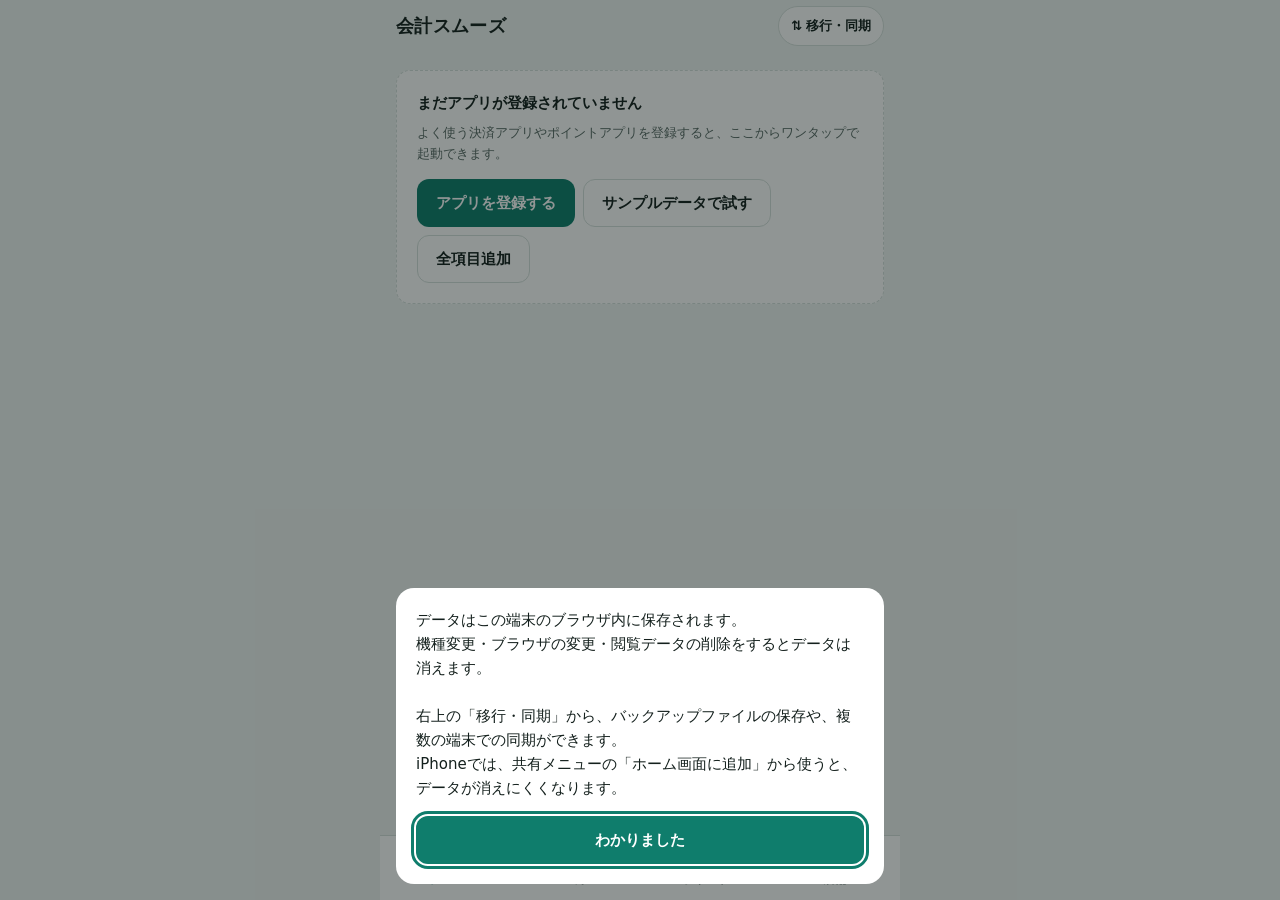
<file: index.html>
<!DOCTYPE html>
<html lang="ja">
<head>
<meta charset="UTF-8">
<meta name="viewport" content="width=device-width, initial-scale=1, viewport-fit=cover">
<title>会計スムーズApp</title>
<meta name="claude:viewport-fit-sides" content="cover">
<meta name="theme-color" content="#0f7d6c">
<meta name="apple-mobile-web-app-capable" content="yes">
<meta name="apple-mobile-web-app-title" content="会計スムーズ">
<link rel="manifest" href="manifest.json">
<link rel="apple-touch-icon" href="icons/icon-192.png">
<link rel="stylesheet" href="css/style.css">
</head>
<body>
<div class="shell">

  <header class="appbar">
    <button type="button" id="btn-back" class="appbar-back" hidden aria-label="戻る">‹ 戻る</button>
    <h1 id="screen-title" class="appbar-title">会計スムーズ</h1>
    <button type="button" id="btn-settings" class="appbar-settings" aria-label="データの移行・同期">⇅<span class="appbar-settings-label">移行・同期</span></button>
  </header>

  <main class="screens">

    <!-- S01 ホーム画面 -->
    <section id="screen-home" class="screen screen-home">
      <div id="alert-area" class="alert-area" aria-live="polite"></div>
      <div id="home-empty" class="empty" hidden>
        <p class="empty-title">まだアプリが登録されていません</p>
        <p class="empty-text">よく使う決済アプリやポイントアプリを登録すると、ここからワンタップで起動できます。</p>
        <div class="empty-actions">
          <button type="button" id="btn-empty-add" class="btn btn-primary">アプリを登録する</button>
          <button type="button" id="btn-sample" class="btn btn-ghost">サンプルデータで試す</button>
          <button type="button" id="btn-add-all" class="btn btn-ghost">全項目追加</button>
        </div>
      </div>
      <div class="home-bottom">
        <div id="home-filter" class="home-filter" hidden>
          <div class="preset-search">
            <label for="home-query" class="visually-hidden">登録したアプリを探す</label>
            <input type="search" id="home-query" autocomplete="off" placeholder="登録したアプリを探す">
          </div>
          <div id="home-cats" class="chips" role="group" aria-label="ジャンル"></div>
        </div>
        <p id="home-no-hit" class="empty-text" hidden>見つかりませんでした。</p>
        <div id="app-grid" class="app-grid"></div>
        <p class="data-note">データはこの端末のブラウザ内に保存されます。機種変更・ブラウザの変更・閲覧データの削除をするとデータは消えるため、<button type="button" class="link-btn" id="btn-note-sync">バックアップ・同期</button>をおすすめします。</p>
      </div>
    </section>

    <!-- S02 アプリ管理画面 -->
    <section id="screen-apps" class="screen" hidden>
      <p class="lead">★を付けたアプリはホーム画面の先頭に固定されます。アイコンをタップすると好きな画像に、名前をタップすると好きな名前に変えられます。</p>
      <input type="file" id="icon-file" accept="image/*" hidden>
      <div class="refresh-box">
        <button type="button" id="btn-refresh-launch" class="btn btn-ghost">↻ 起動方法を更新</button>
        <div class="tip">
          <button type="button" id="btn-refresh-tip" class="tip-btn" aria-expanded="false" aria-controls="refresh-tip" aria-label="起動方法を更新の説明">i</button>
          <div id="refresh-tip" class="tip-bubble" role="tooltip" hidden>
            <p><strong>自分で追加したアプリにURLスキームを設定した時の不具合対策です。</strong></p>
            <p>URLスキームで開けなかったアプリは、次からストアのページを開くようになります。後からアプリをインストールしたのに、タップするとストアが開いてしまう時に押してください。URLスキームでの起動を、もう一度試せるようにします。</p>
            <p class="tip-sub">一覧から追加したアプリのうち、URLスキームで起動するものにも効きます。</p>
          </div>
        </div>
      </div>
      <ul id="apps-list" class="list"></ul>
      <p id="apps-empty" class="empty-text" hidden>登録したアプリはまだありません。</p>
      <div class="reset-box">
        <button type="button" id="btn-reset-data" class="btn btn-danger">データをリセット</button>
        <p class="refresh-note">登録したアプリ・起動履歴・ポイント・お店をすべて消して、最初の状態に戻します。</p>
      </div>
      <div class="bottom-actions">
        <button type="button" id="btn-add-app" class="btn btn-primary btn-block">＋ アプリを追加</button>
      </div>
    </section>

    <!-- S03 アプリ追加画面 -->
    <section id="screen-app-add" class="screen" hidden>
      <div class="preset-area">
      <h2 class="section-title">一覧から選ぶ</h2>
      <div class="preset-search">
        <label for="preset-query" class="visually-hidden">アプリ名で探す</label>
        <input type="search" id="preset-query" autocomplete="off" placeholder="アプリ名・お店の名前で探す">
      </div>
      <div id="preset-cats" class="chips" role="group" aria-label="カテゴリ"></div>
      <div class="preset-tools">
        <p id="preset-count" class="field-hint"></p>
        <button type="button" id="btn-multi-all" class="btn btn-ghost btn-sm" hidden>表示中をすべて選ぶ</button>
        <button type="button" id="btn-multi" class="btn btn-ghost btn-sm" aria-pressed="false">まとめて選ぶ</button>
      </div>
      <div id="preset-list" class="preset-list"></div>
      <p id="preset-empty" class="empty-text" hidden>見つかりませんでした。下の「一覧にないアプリを追加」から登録できます。</p>
      <div id="multi-bar" class="bottom-actions multi-bar" hidden>
        <button type="button" id="btn-multi-cancel" class="btn btn-ghost">やめる</button>
        <button type="button" id="btn-multi-add" class="btn btn-primary btn-grow" disabled>選んだアプリを追加</button>
      </div>
      </div>

      <h2 class="section-title">一覧にないアプリを追加</h2>
      <form id="form-app-manual" class="form" novalidate>
        <div class="howto">
          <p class="howto-title">ストアのリンクを貼り付けるだけで登録できます</p>
          <div id="store-steps" class="howto-steps"></div>
        </div>
        <div class="field">
          <label for="app-store">ストアのリンク <span class="req">必須</span></label>
          <textarea id="app-store" rows="2" autocomplete="off" autocapitalize="off" spellcheck="false" placeholder="例：https://apps.apple.com/jp/app/…/id123456789"></textarea>
          <p class="field-ok" id="store-detected" hidden></p>
          <p class="field-error" id="app-store-error" hidden></p>
        </div>
        <div class="field">
          <label for="app-name">アプリ名 <span class="req">必須</span></label>
          <input type="text" id="app-name" maxlength="30" autocomplete="off" placeholder="例：〇〇Pay">
          <p class="field-hint">App Storeのリンクなら自動で入ります。ホームに表示する名前に変えられます。</p>
          <p class="field-error" id="app-name-error" hidden></p>
        </div>
        <details id="app-advanced" class="advanced">
          <summary>詳しい設定（URLスキーム）</summary>
          <div class="field">
            <label for="app-url">起動用URL <span class="opt">任意</span></label>
            <input type="text" id="app-url" inputmode="url" autocomplete="off" autocapitalize="off" spellcheck="false" placeholder="例：example://">
            <p class="field-hint">分かる場合だけ入力します。入力すると、ストアを通さずに1タップで起動します。</p>
            <p class="field-error" id="app-url-error" hidden></p>
          </div>
        </details>
        <div class="bottom-actions">
          <button type="button" id="btn-test-app" class="btn btn-ghost">試しに起動</button>
          <button type="submit" id="btn-save-app" class="btn btn-primary btn-grow">このアプリを追加</button>
        </div>
      </form>
    </section>

    <!-- S04 ポイント一覧画面 -->
    <section id="screen-points" class="screen" hidden>
      <ul id="points-list" class="list"></ul>
      <p id="points-empty" class="empty-text" hidden>登録したポイントはまだありません。</p>
      <div class="bottom-actions">
        <button type="button" id="btn-add-point" class="btn btn-primary btn-block">＋ ポイントを追加</button>
      </div>
    </section>

    <!-- S05 ポイント登録・編集画面 -->
    <section id="screen-point-edit" class="screen" hidden>
      <form id="form-point" class="form" novalidate>
        <div class="field">
          <label for="point-name">ポイント名 <span class="req">必須</span></label>
          <input type="text" id="point-name" maxlength="30" autocomplete="off" placeholder="例：楽天ポイント">
          <p class="field-error" id="point-name-error" hidden></p>
        </div>
        <div class="field">
          <label for="point-amount">保有ポイント数 <span class="req">必須</span></label>
          <input type="text" id="point-amount" inputmode="numeric" autocomplete="off" placeholder="例：1200">
          <p class="field-error" id="point-amount-error" hidden></p>
        </div>
        <div class="field">
          <label for="point-expiry">有効期限 <span class="opt">任意</span></label>
          <input type="date" id="point-expiry">
        </div>
        <div class="field">
          <label for="point-notify">お知らせ日数 <span class="opt">任意</span></label>
          <div class="input-suffix">
            <span>期限の</span>
            <input type="text" id="point-notify" inputmode="numeric" autocomplete="off" placeholder="7">
            <span>日前から</span>
          </div>
          <p class="field-hint">1〜90日。空のときは7日前からお知らせします。</p>
          <p class="field-error" id="point-notify-error" hidden></p>
        </div>
        <div class="field">
          <label for="point-memo">メモ <span class="opt">任意</span></label>
          <textarea id="point-memo" rows="3" maxlength="200" placeholder="例：期間限定ポイントあり"></textarea>
        </div>
        <div class="bottom-actions">
          <button type="button" id="btn-delete-point" class="btn btn-danger" hidden>削除</button>
          <button type="submit" id="btn-save-point" class="btn btn-primary btn-grow">保存</button>
        </div>
      </form>
    </section>

    <!-- S06 店舗ショートカット一覧画面 -->
    <section id="screen-shops" class="screen" hidden>
      <p class="lead">お店ごとに使うアプリをまとめておくと、レジ前でそのアプリだけを表示できます。</p>
      <ul id="shops-list" class="shop-list"></ul>
      <p id="shops-empty" class="empty-text" hidden>登録したお店はまだありません。</p>
      <div class="bottom-actions">
        <button type="button" id="btn-add-shop" class="btn btn-primary btn-block">＋ お店を追加</button>
      </div>
    </section>

    <!-- S07 店舗別アプリ表示 -->
    <section id="screen-shop-apps" class="screen screen-home" hidden>
      <p id="shop-apps-empty" class="empty-text" hidden>このお店に紐付いたアプリがありません。</p>
      <div class="home-bottom">
        <div id="shop-app-grid" class="app-grid"></div>
      </div>
    </section>

    <!-- S08 店舗ショートカット編集画面 -->
    <section id="screen-shop-edit" class="screen" hidden>
      <form id="form-shop" class="form" novalidate>
        <div class="field">
          <label for="shop-name">お店の名前 <span class="req">必須</span></label>
          <input type="text" id="shop-name" maxlength="30" autocomplete="off" placeholder="例：セブン-イレブン">
          <p class="field-error" id="shop-name-error" hidden></p>
        </div>
        <fieldset class="field">
          <legend>このお店で使うアプリ <span class="req">1つ以上</span></legend>
          <div id="shop-app-checks" class="check-list"></div>
          <p class="field-error" id="shop-apps-error" hidden></p>
        </fieldset>
        <div class="bottom-actions">
          <button type="button" id="btn-delete-shop" class="btn btn-danger" hidden>削除</button>
          <button type="submit" id="btn-save-shop" class="btn btn-primary btn-grow">保存</button>
        </div>
      </form>
    </section>

    <!-- S09 データの移行・同期 -->
    <section id="screen-sync" class="screen" hidden>
      <div class="card">
        <h2 class="card-title">複数の端末で使う（同期）</h2>
        <div id="sync-off">
          <p class="card-text">同期コードを使って、スマホとタブレットなど複数の端末で同じデータを使えます。ログインは不要です。</p>
          <button type="button" id="btn-sync-start" class="btn btn-primary btn-block">この端末で同期を始める</button>
          <p class="card-or">ほかの端末で同期を始めている場合</p>
          <form id="form-sync-join" class="form-inline" novalidate>
            <label for="sync-code-input" class="visually-hidden">同期コード</label>
            <input type="text" id="sync-code-input" autocomplete="off" autocapitalize="characters" spellcheck="false" placeholder="同期コード（16文字）">
            <button type="submit" class="btn btn-ghost">つなぐ</button>
          </form>
          <p class="field-error" id="sync-code-input-error" hidden></p>
        </div>
        <div id="sync-on" hidden>
          <p class="card-text">同期中です。ほかの端末では、この同期コードを入れるか、QRコードを読み取ってください。</p>
          <p id="sync-code" class="sync-code"></p>
          <div id="sync-qr" class="sync-qr" hidden></div>
          <p class="field-hint sync-url" id="sync-url"></p>
          <p class="field-hint" id="sync-local-note" hidden>いまは localhost で開いているため、QRコードはこのパソコンでしか開けません。スマホでは、パソコンのIPアドレス（例：http://192.168.0.10/…）で開いてから同期コードを入れてください。</p>
          <p class="field-hint" id="sync-last"></p>
          <p class="field-error" id="sync-error" hidden></p>
          <div class="btn-row">
            <button type="button" id="btn-sync-now" class="btn btn-primary">今すぐ同期</button>
            <button type="button" id="btn-sync-copy" class="btn btn-ghost">コードをコピー</button>
          </div>
          <div class="btn-row">
            <button type="button" id="btn-sync-stop" class="btn btn-ghost">この端末の同期をやめる</button>
            <button type="button" id="btn-sync-delete" class="btn btn-danger">同期先のデータを削除</button>
          </div>
        </div>
        <p class="field-hint">同期コードを知っている人は、あなたのデータ（登録アプリ・ポイント）を見たり変えたりできます。人に教えないでください。決済情報やパスワードは保存していません。</p>
      </div>

      <div class="card">
        <h2 class="card-title">ファイルで移す（バックアップ）</h2>
        <p class="card-text" id="backup-summary"></p>
        <div class="btn-row">
          <button type="button" id="btn-export-file" class="btn btn-primary">ファイルに保存</button>
          <button type="button" id="btn-export-copy" class="btn btn-ghost">テキストでコピー</button>
        </div>
        <textarea id="backup-text" class="backup-text" rows="4" readonly hidden aria-label="バックアップのテキスト"></textarea>

        <h3 class="card-subtitle">新しい端末で読み込む</h3>
        <fieldset class="field radio-row">
          <legend class="visually-hidden">読み込み方</legend>
          <label class="radio"><input type="radio" name="import-mode" value="merge" checked> 合わせる（おすすめ）</label>
          <label class="radio"><input type="radio" name="import-mode" value="replace"> 置き換える</label>
        </fieldset>
        <label class="btn btn-ghost btn-block file-btn" for="import-file">ファイルから読み込む</label>
        <input type="file" id="import-file" accept=".json,application/json" class="visually-hidden">
        <div class="field">
          <label for="import-text">テキストから読み込む</label>
          <textarea id="import-text" rows="3" placeholder="コピーしたテキストを貼り付け"></textarea>
        </div>
        <button type="button" id="btn-import-text" class="btn btn-ghost btn-block">貼り付けたテキストを読み込む</button>
      </div>
    </section>

  </main>

  <nav class="tabbar" aria-label="メニュー">
    <button type="button" class="tab" data-tab="home"><span class="tab-icon" aria-hidden="true">⌂</span>ホーム</button>
    <button type="button" class="tab" data-tab="apps"><span class="tab-icon" aria-hidden="true">＋</span>登録</button>
    <button type="button" class="tab" data-tab="points"><span class="tab-icon" aria-hidden="true">Ｐ</span>ポイント</button>
    <button type="button" class="tab" data-tab="shops"><span class="tab-icon" aria-hidden="true">⌖</span>店舗</button>
  </nav>

</div>

<div id="toast" class="toast" role="status" hidden></div>

<div id="dialog" class="dialog-backdrop" hidden>
  <div class="dialog" role="dialog" aria-modal="true" aria-labelledby="dialog-text">
    <p id="dialog-text" class="dialog-text"></p>
    <input type="text" id="dialog-input" class="dialog-input" autocomplete="off" autocapitalize="off" spellcheck="false" hidden>
    <div id="dialog-suggest" class="chips dialog-suggest" hidden></div>
    <div class="dialog-actions">
      <button type="button" id="dialog-cancel" class="btn btn-ghost">キャンセル</button>
      <button type="button" id="dialog-ok" class="btn btn-primary">OK</button>
    </div>
  </div>
</div>

<script src="js/vendor/qrcode.js"></script>
<script src="js/util.js"></script>
<script src="js/storage.js"></script>
<script src="js/presets.js"></script>
<script src="js/points.js"></script>
<script src="js/home.js"></script>
<script src="js/apps.js"></script>
<script src="js/shops.js"></script>
<script src="js/sync.js"></script>
<script src="js/app.js"></script>
</body>
</html>
</file>
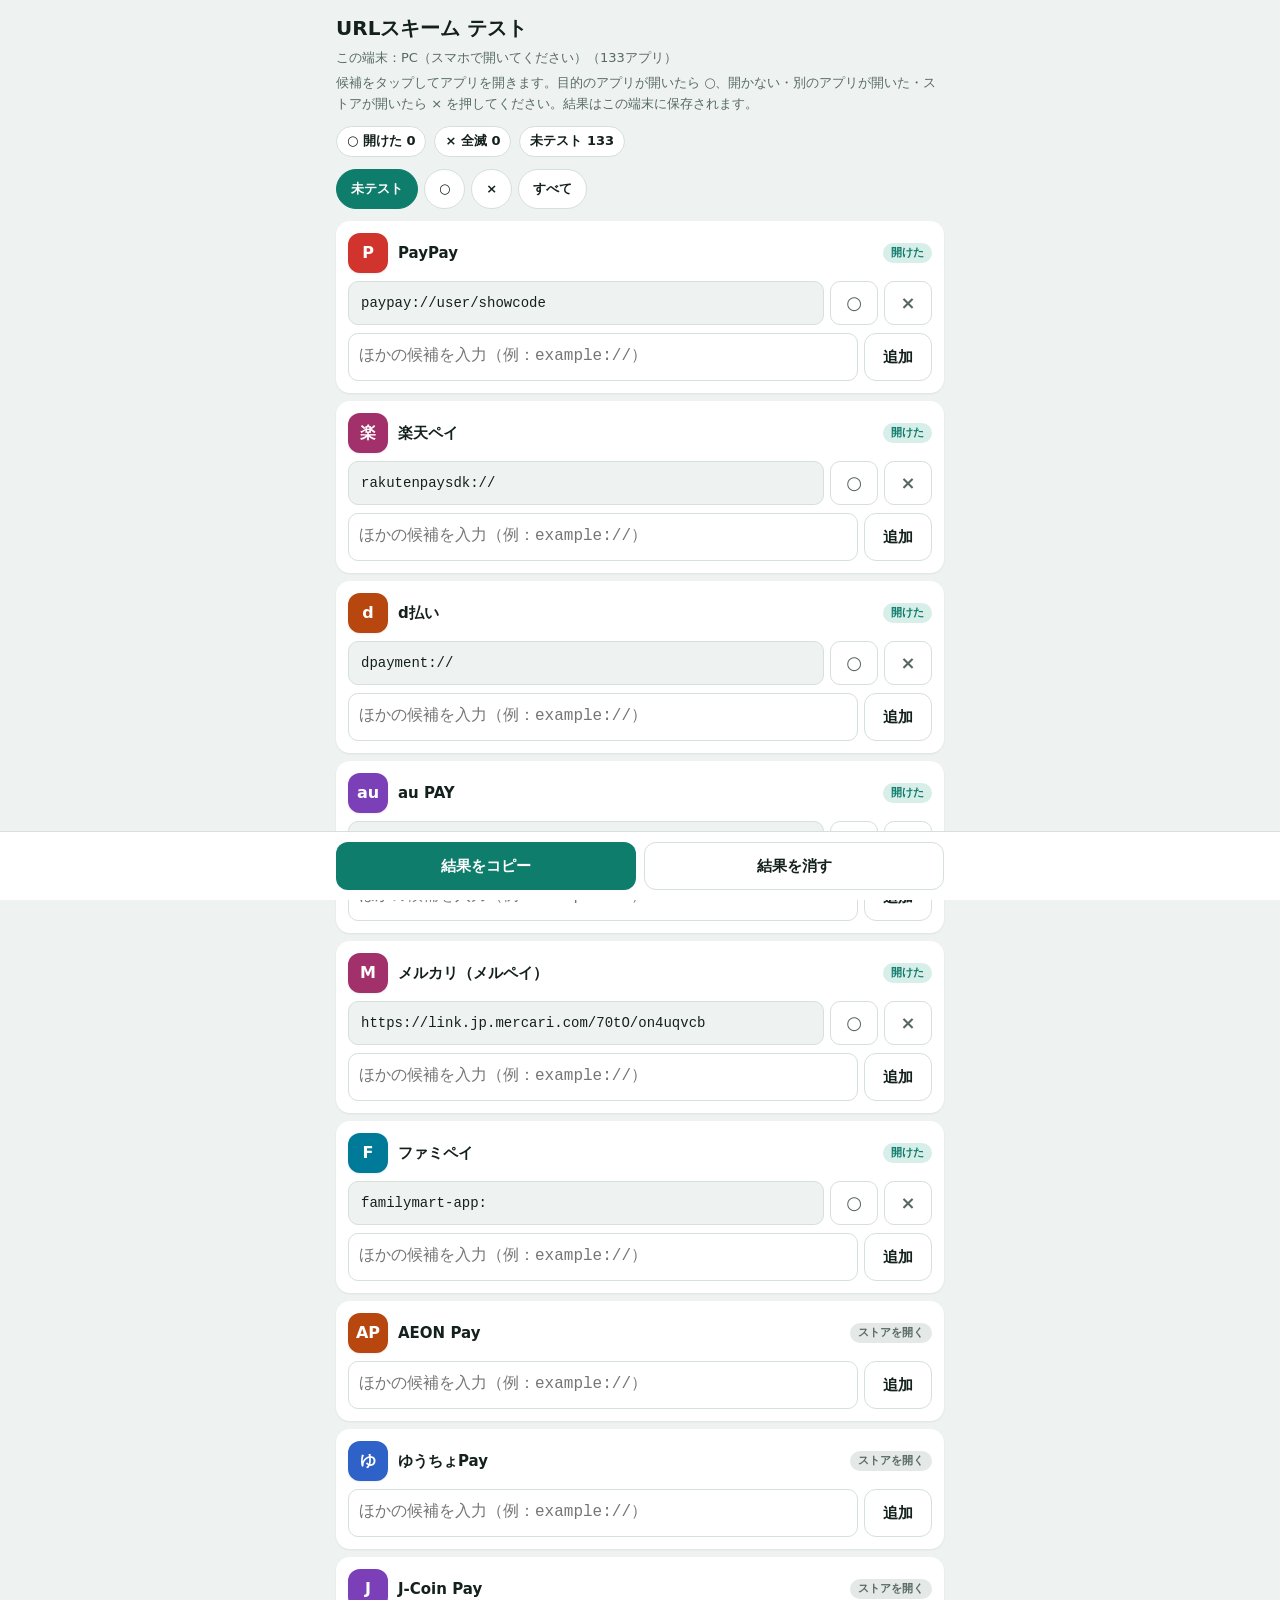
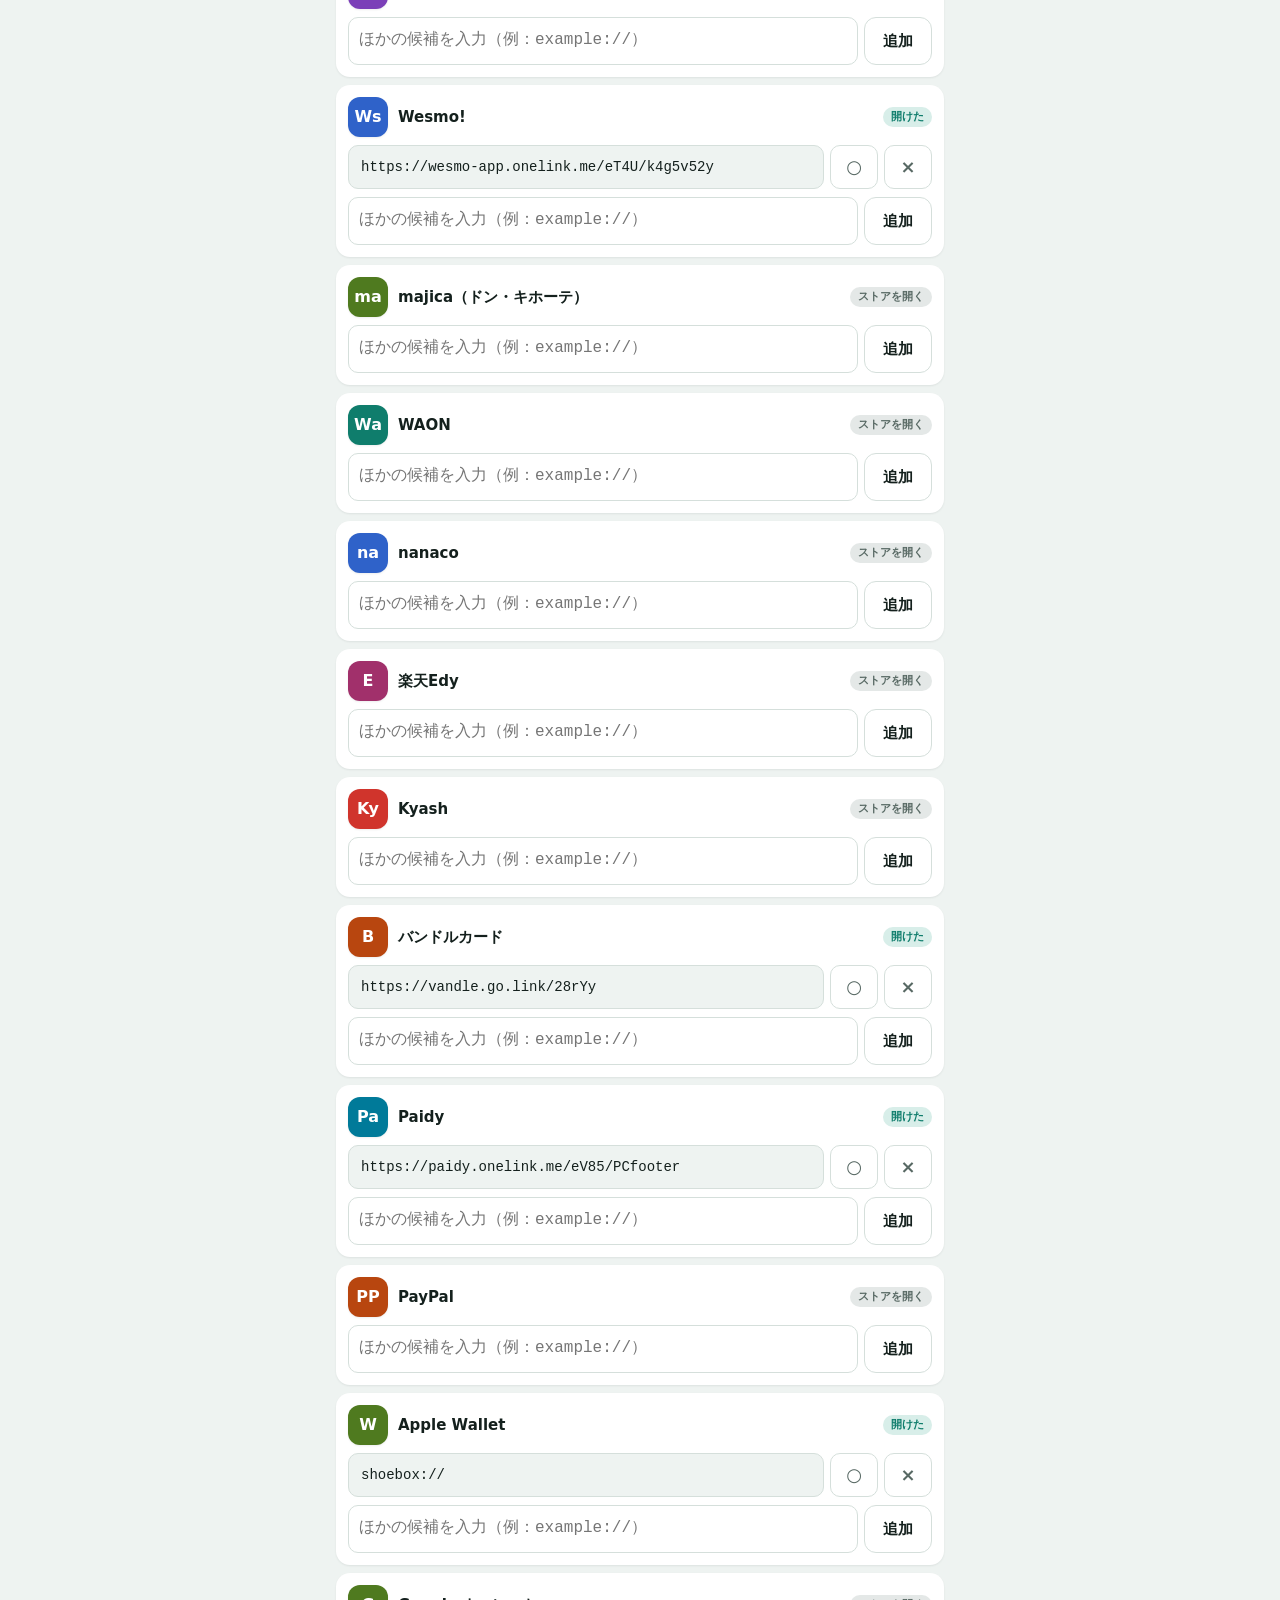
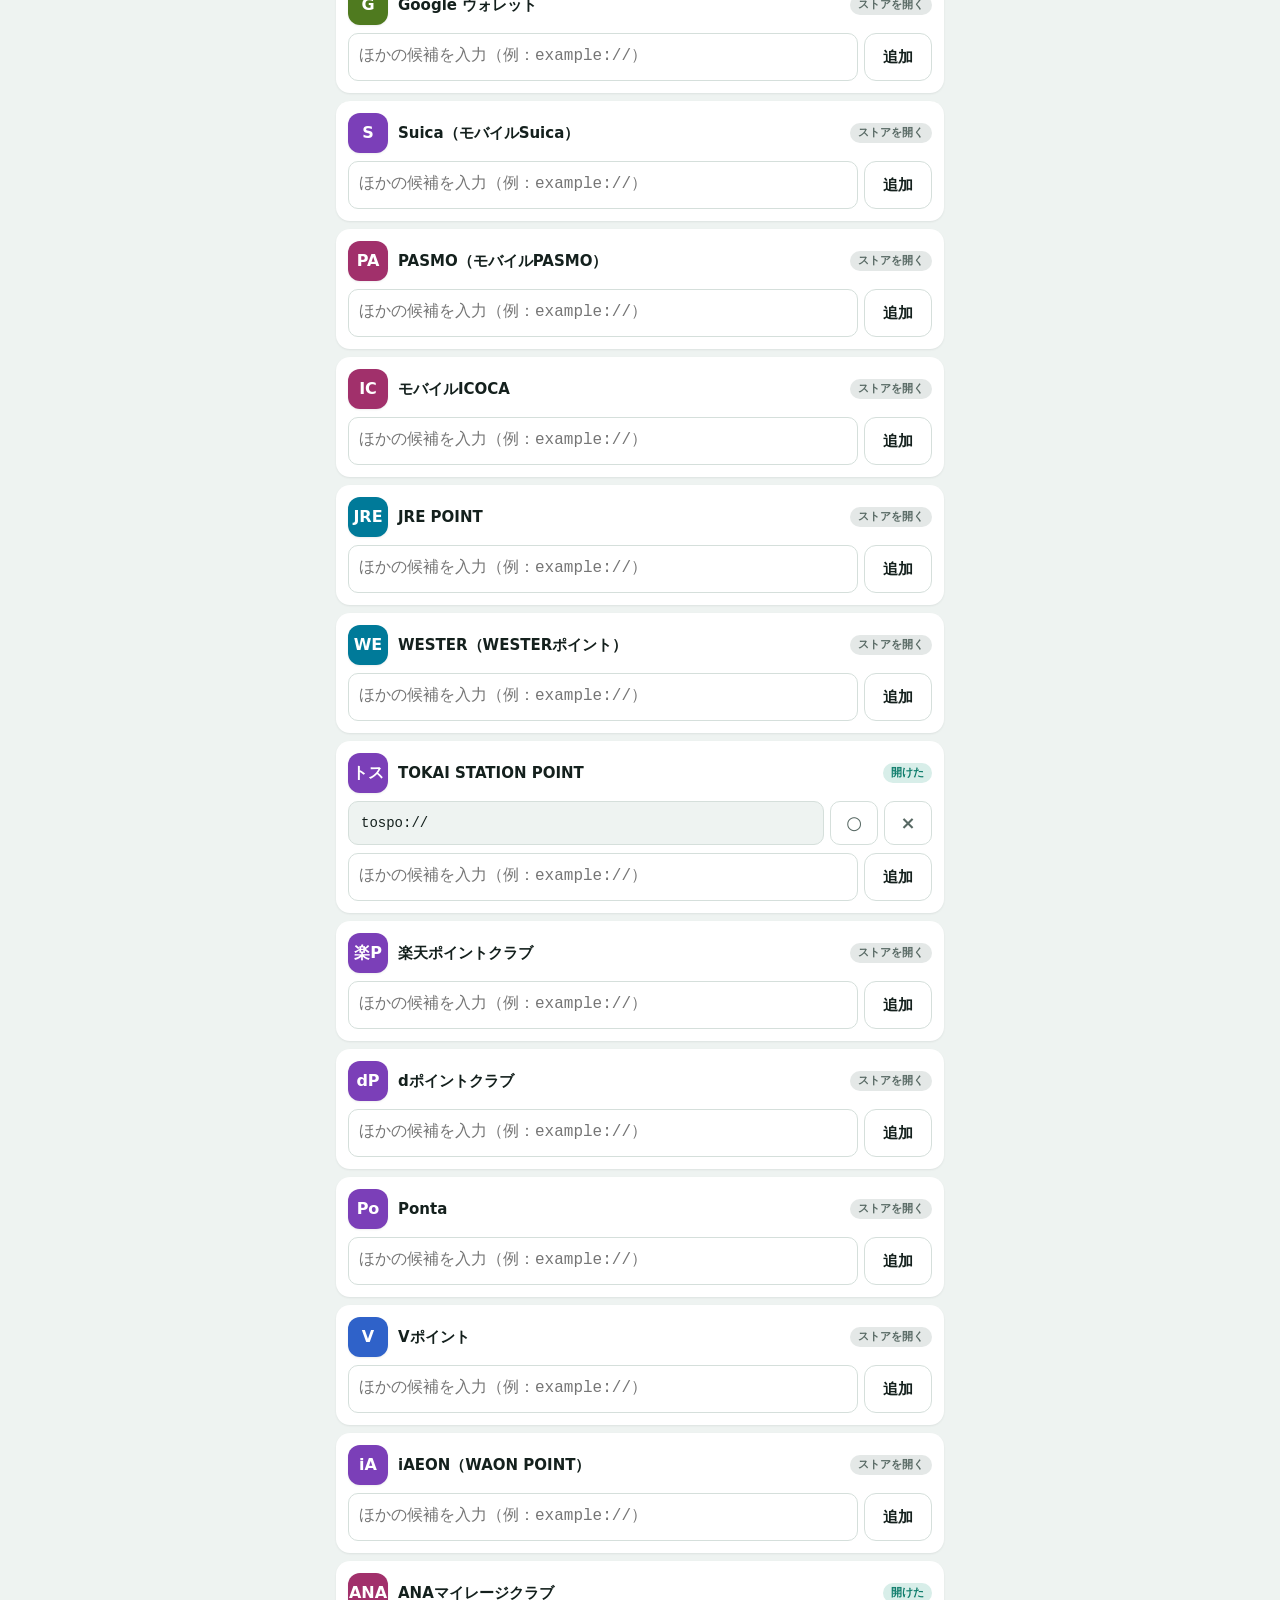
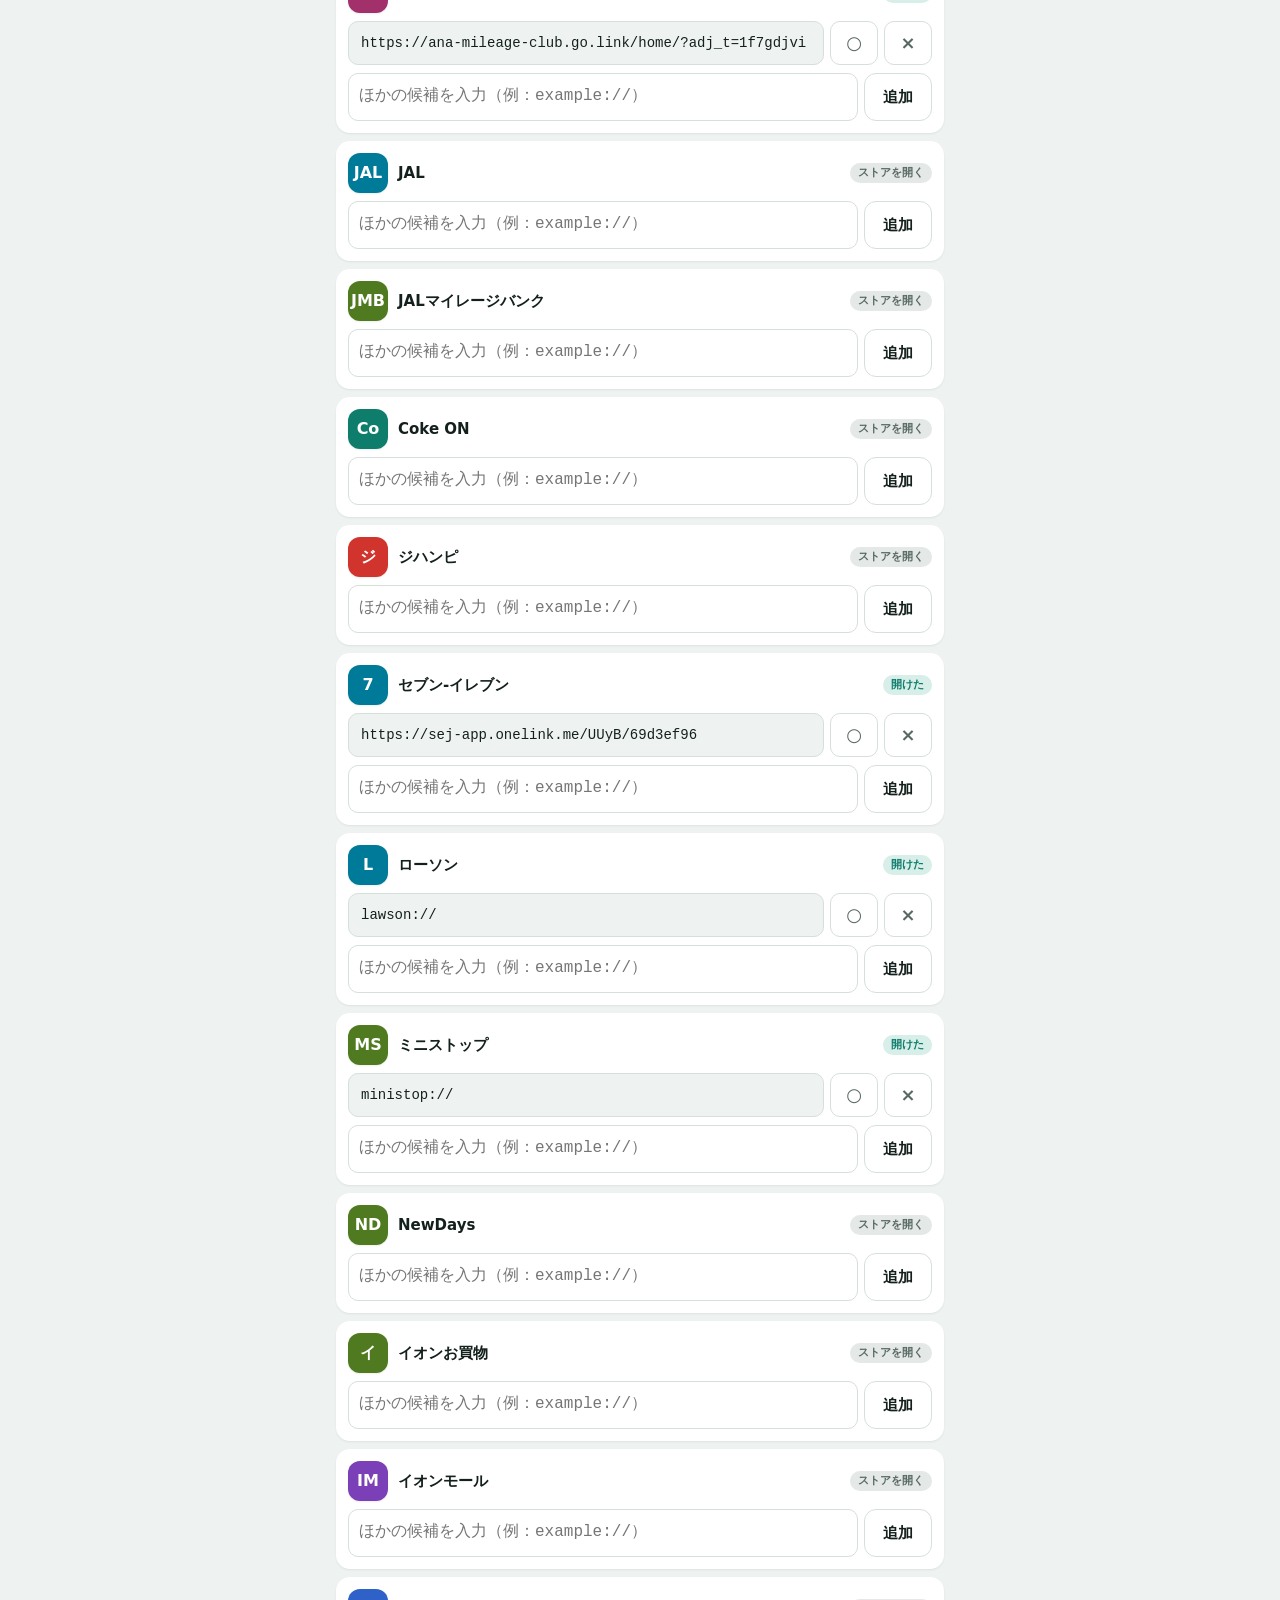
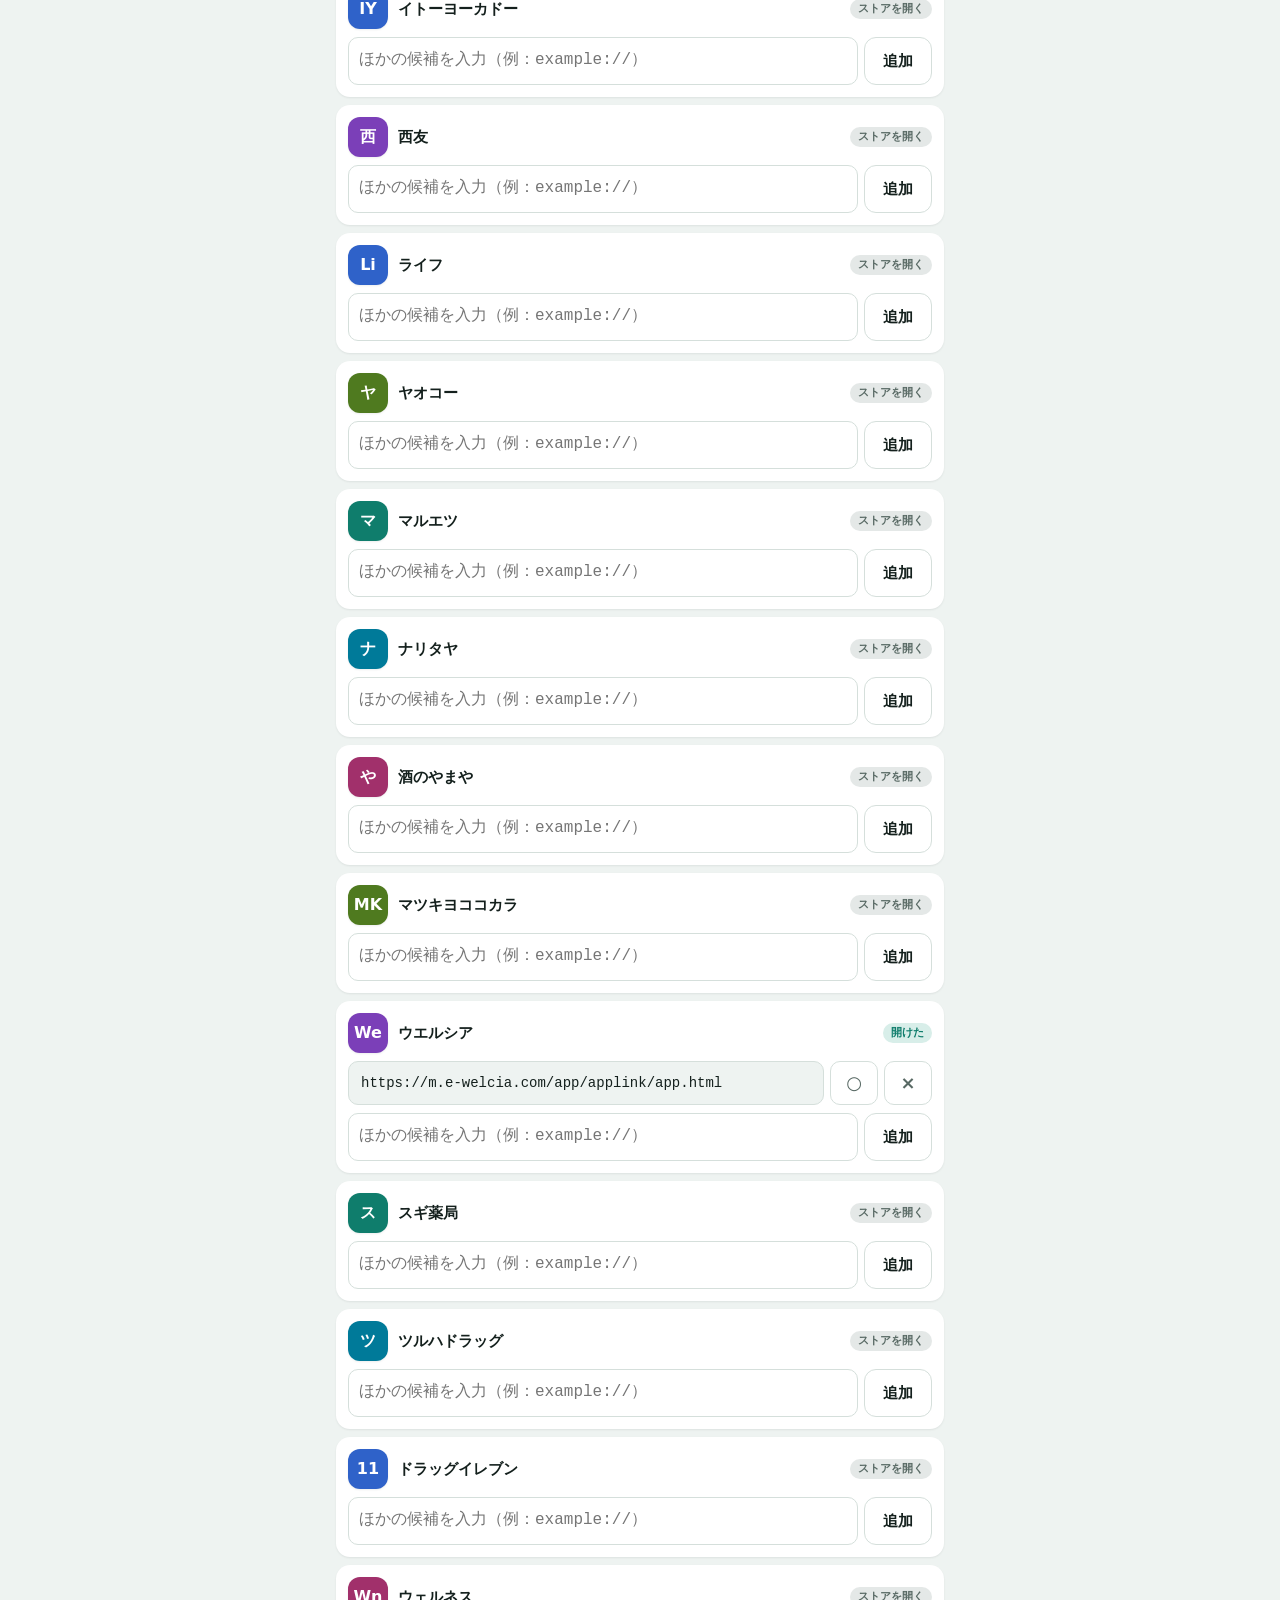
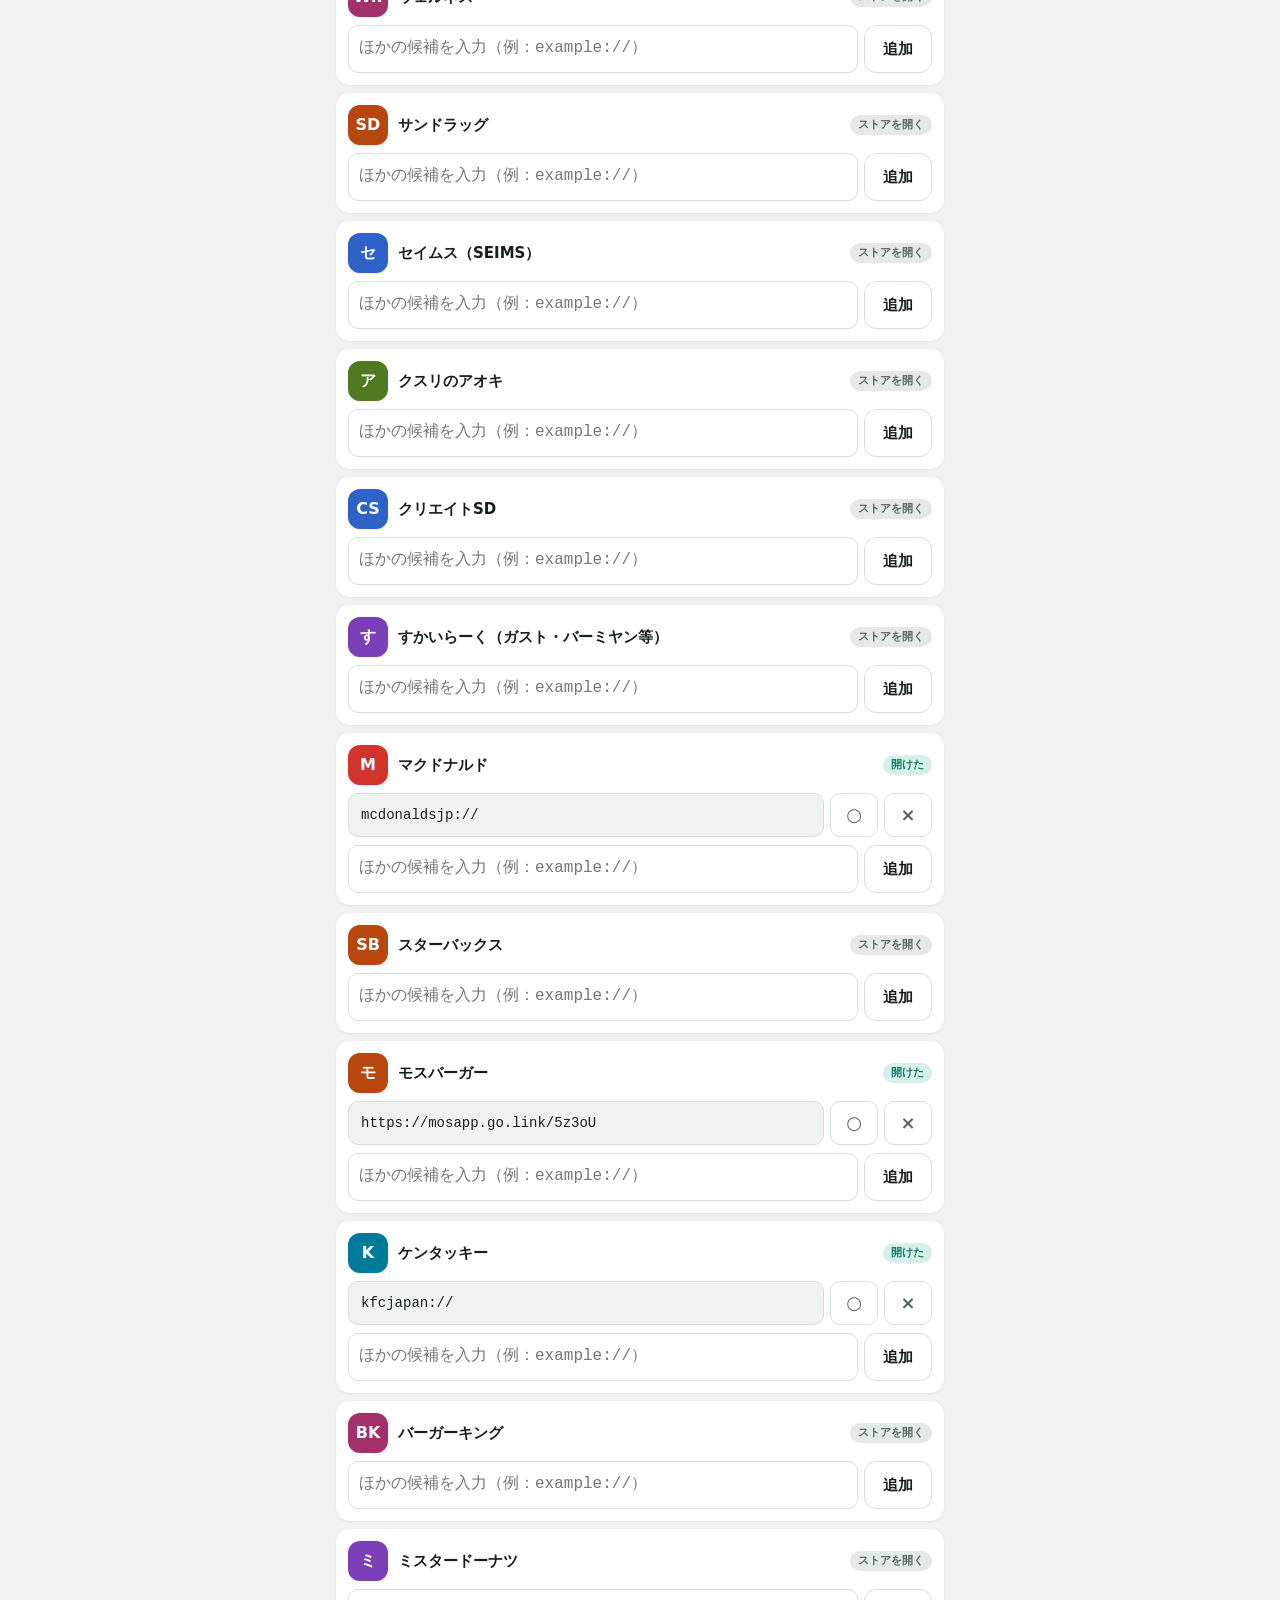
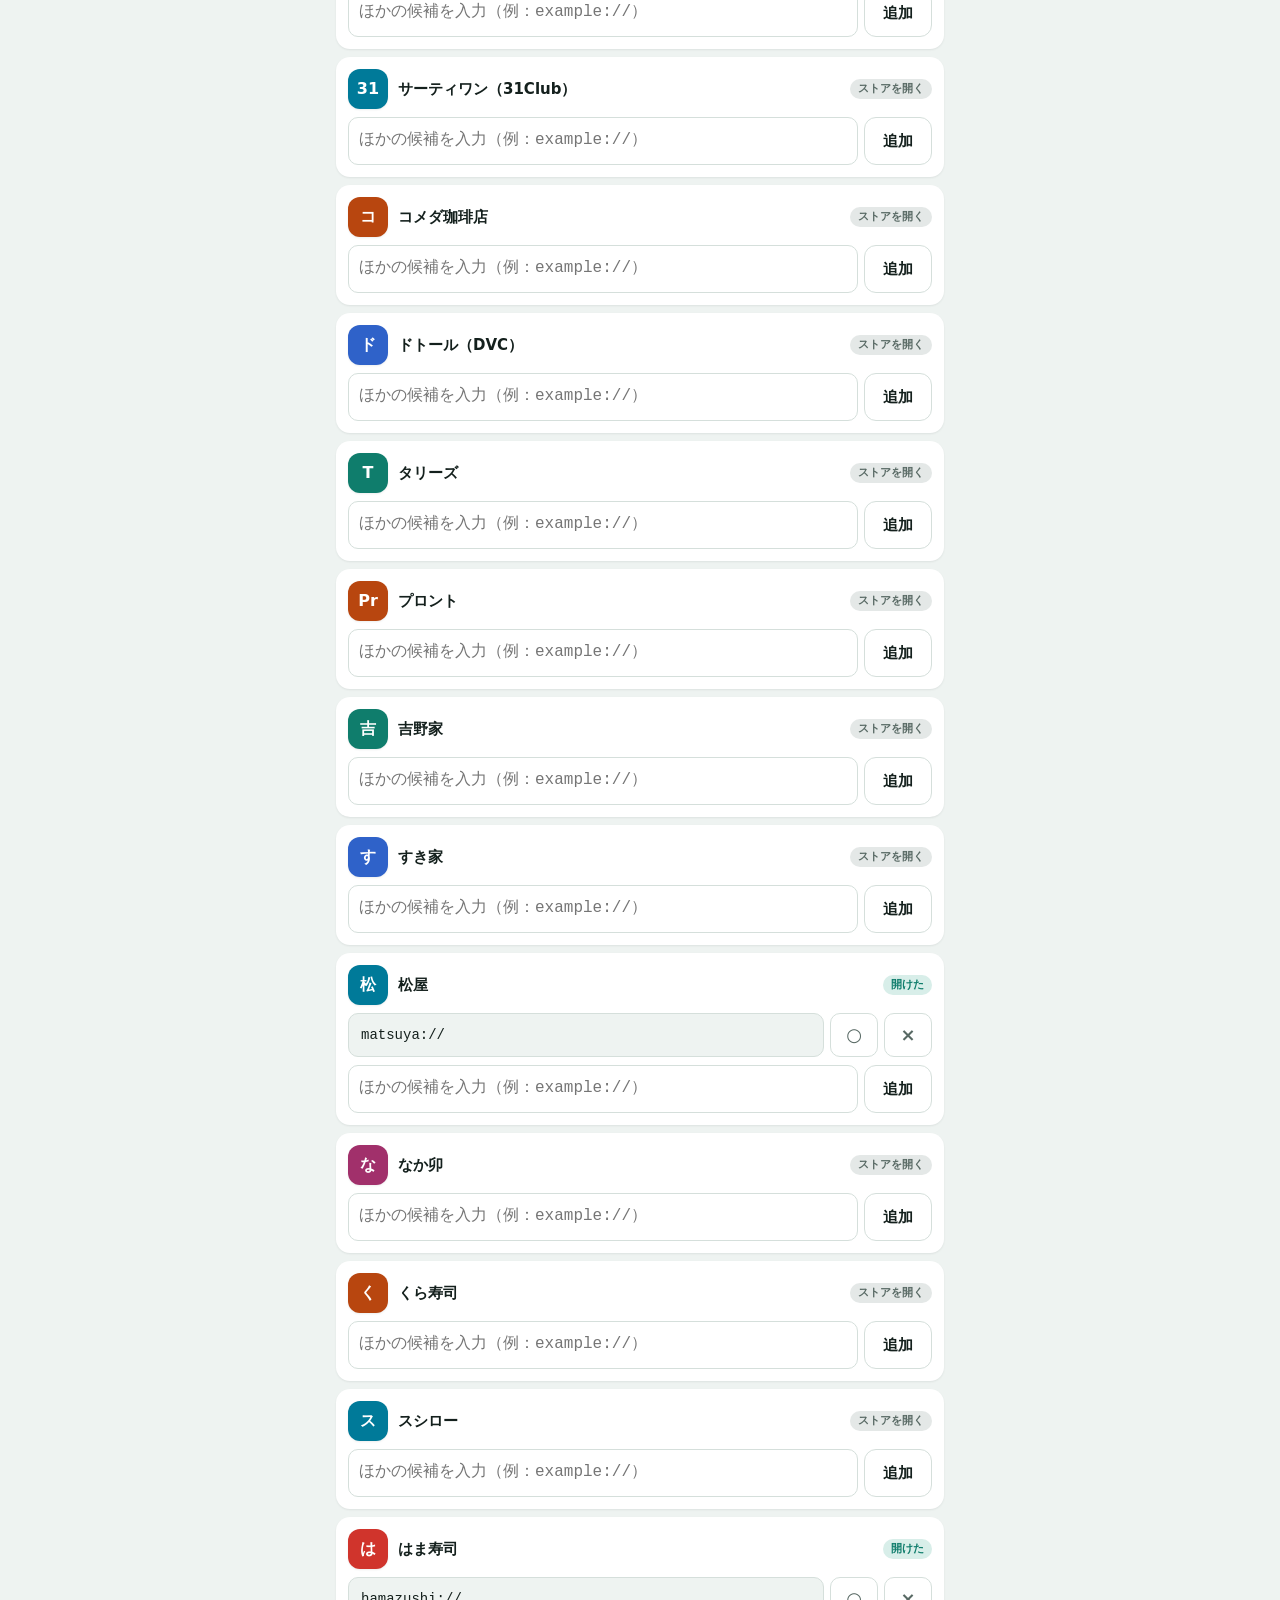
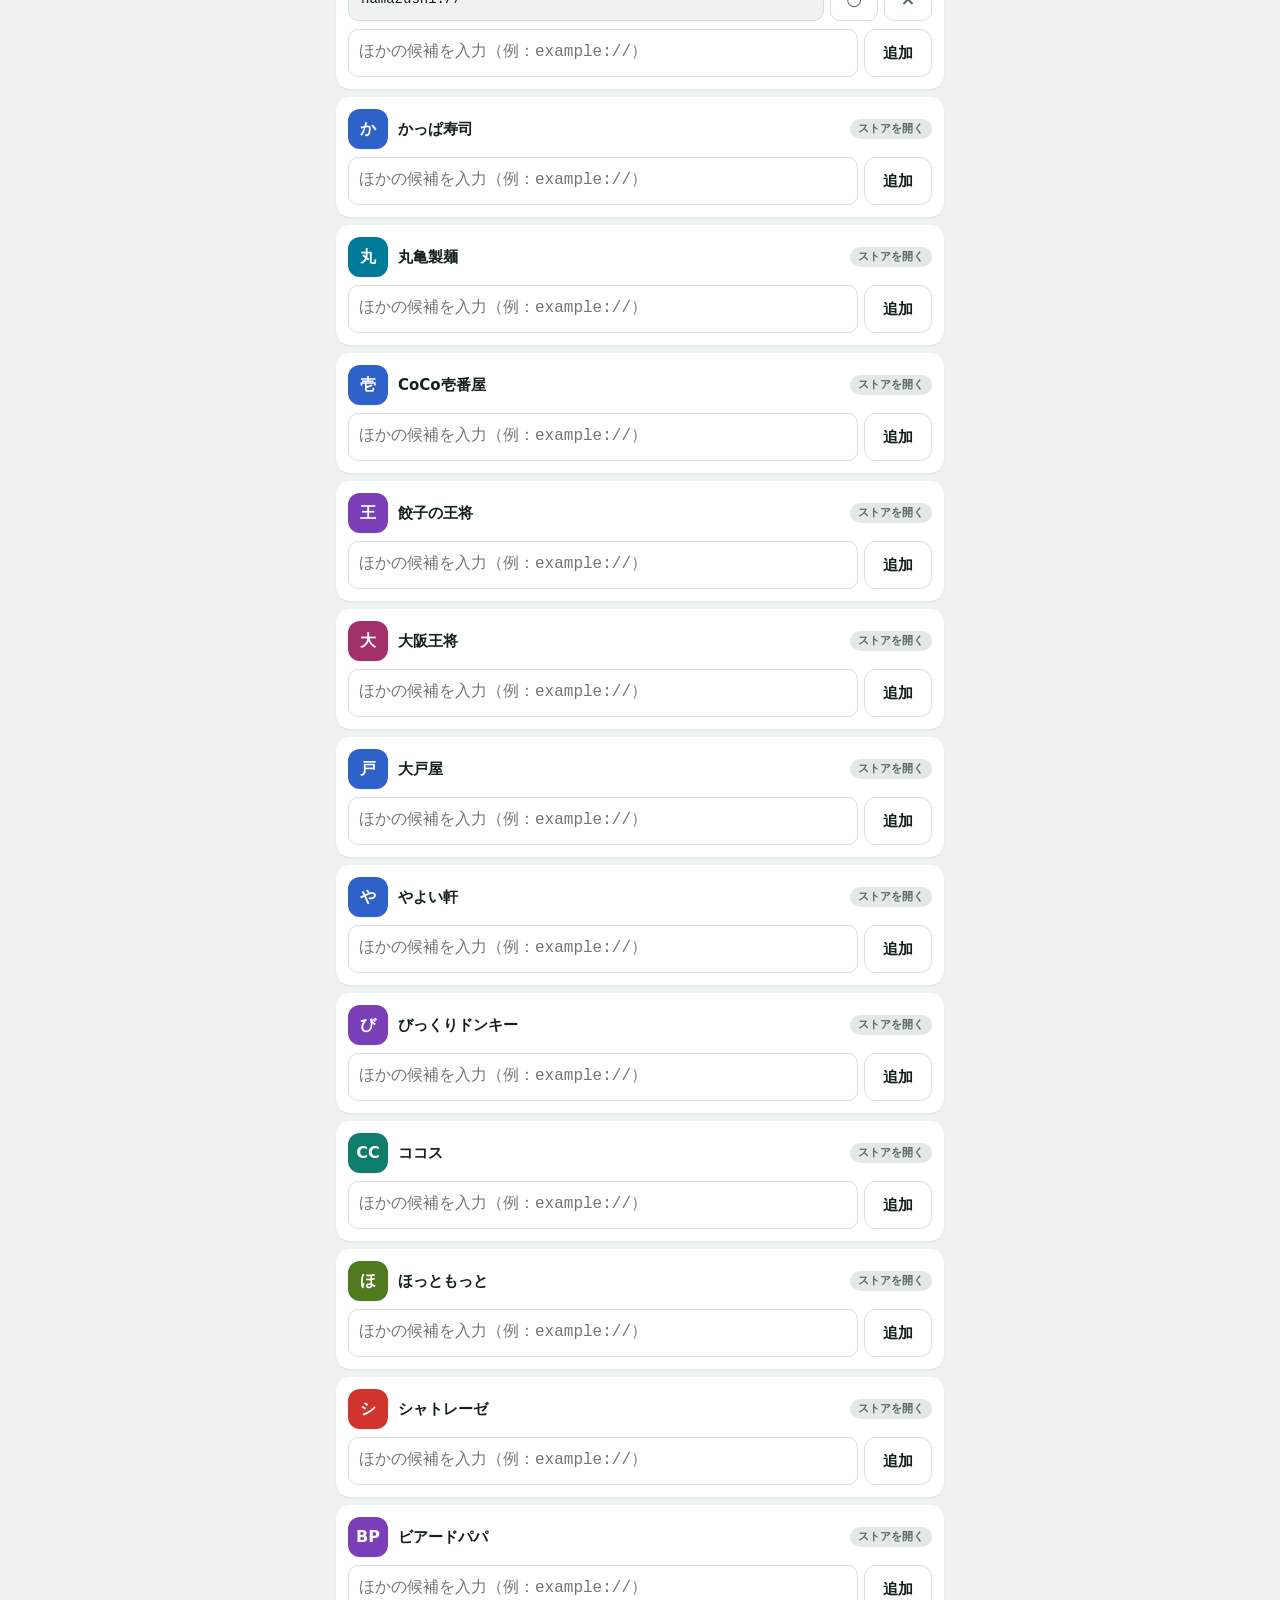
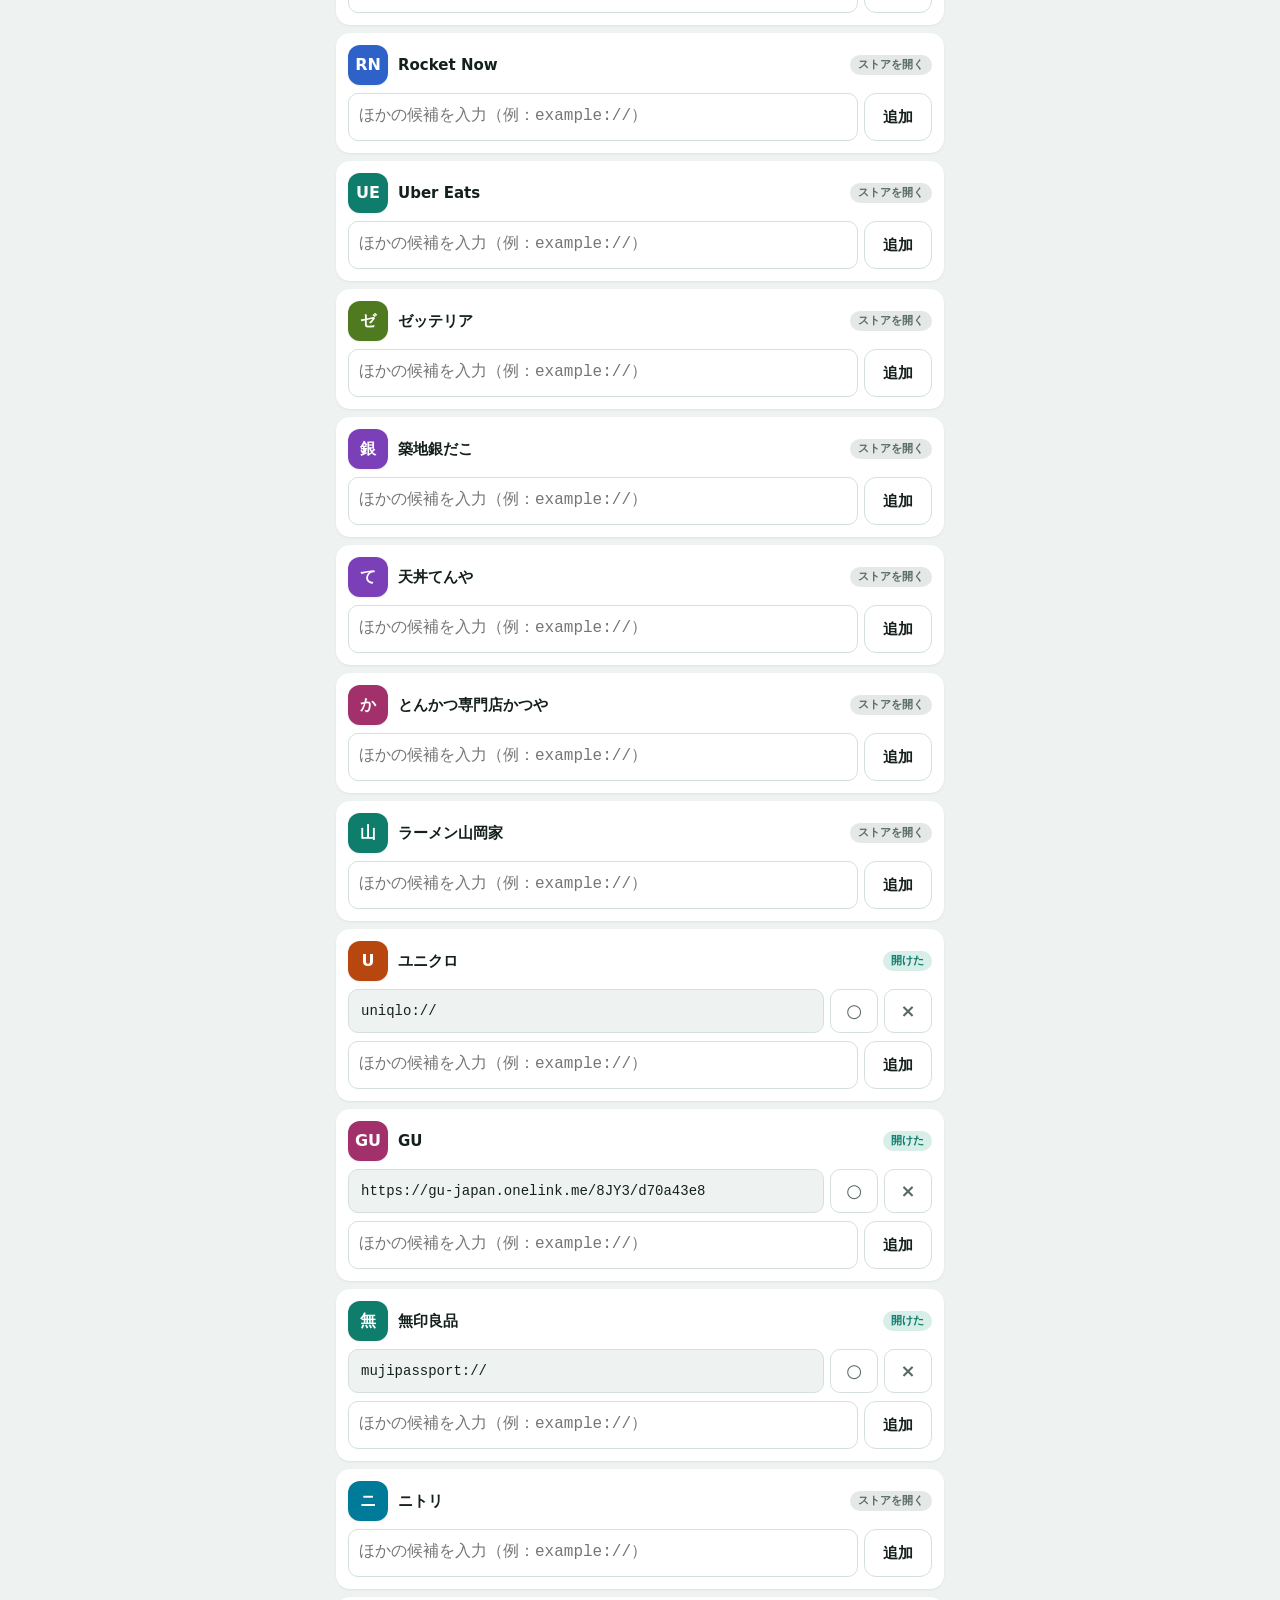
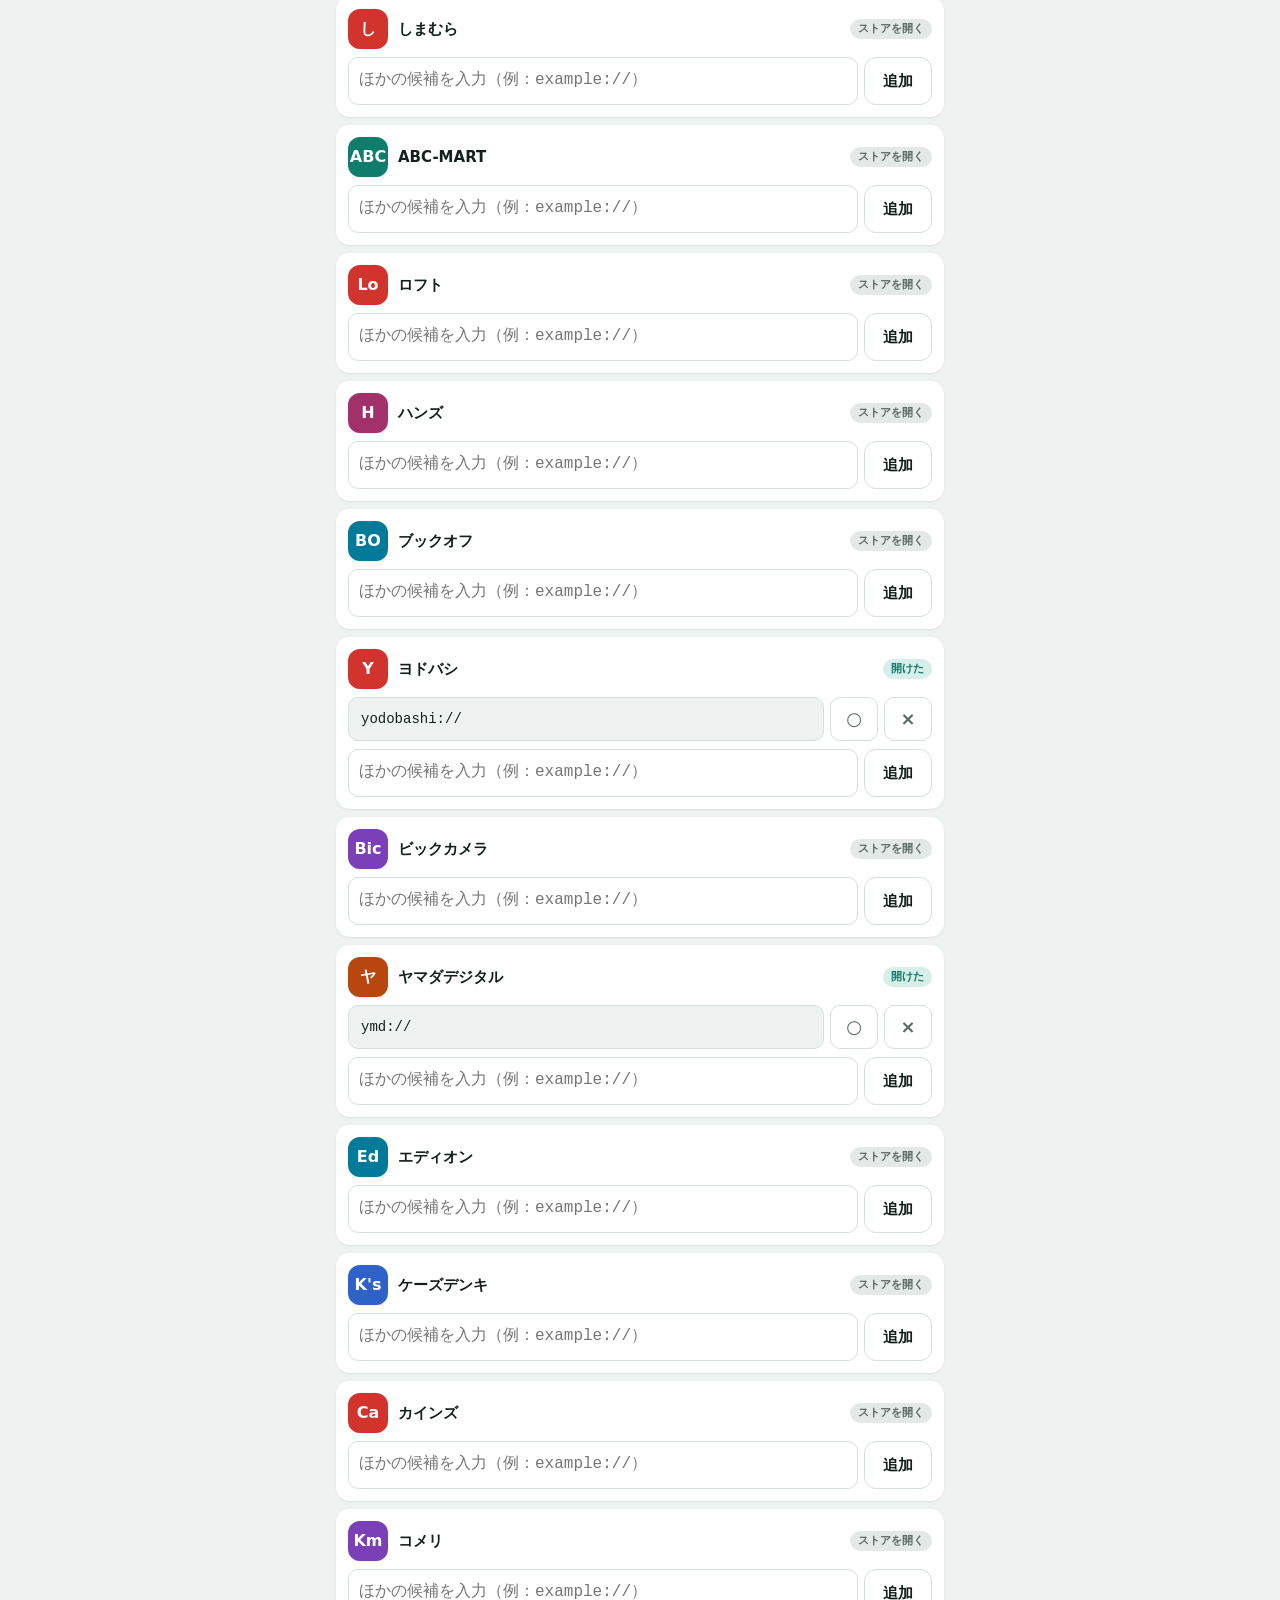
<file: scheme-test.html>
<!DOCTYPE html>
<html lang="ja">
<head>
<meta charset="UTF-8">
<meta name="viewport" content="width=device-width, initial-scale=1, viewport-fit=cover">
<title>URLスキーム テスト</title>
<meta name="robots" content="noindex">
<link rel="stylesheet" href="css/style.css">
<style>
  .st-wrap { max-width: 640px; margin: 0 auto; padding-block: 12px 120px; padding-left: max(16px, env(safe-area-inset-left, 0px)); padding-right: max(16px, env(safe-area-inset-right, 0px)); display: flex; flex-direction: column; gap: 12px; }
  .st-head h1 { margin: 0; font-size: 20px; }
  .st-head p { margin: 4px 0 0; font-size: 13px; color: var(--muted); }
  .st-summary { display: flex; flex-wrap: wrap; gap: 8px; font-size: 13px; font-weight: 700; font-variant-numeric: tabular-nums; }
  .st-summary span { padding: 4px 10px; border-radius: 999px; background: var(--surface); border: 1px solid var(--line); }
  .st-filters { display: flex; flex-wrap: wrap; gap: 6px; }
  .st-app { padding: 12px; border-radius: var(--radius); background: var(--surface); box-shadow: var(--shadow); display: flex; flex-direction: column; gap: 8px; }
  .st-app-head { display: flex; align-items: center; gap: 10px; }
  .st-app-name { font-weight: 700; flex: 1; min-width: 0; overflow-wrap: anywhere; }
  .st-level { font-size: 11px; font-weight: 700; padding: 1px 8px; border-radius: 999px; white-space: nowrap; }
  .st-level.T { background: var(--accent-soft); color: var(--accent); }
  .st-level.N { background: var(--expired-bg); color: var(--muted); }
  .st-row { display: grid; grid-template-columns: minmax(0, 1fr) auto auto; gap: 6px; align-items: center; }
  .st-try { min-height: 44px; padding: 0 12px; border: 1px solid var(--line); border-radius: 10px; background: var(--bg); text-align: left; font-family: ui-monospace, Menlo, Consolas, monospace; font-size: 14px; overflow-wrap: anywhere; }
  .st-mark { width: 48px; min-height: 44px; border: 1px solid var(--line); border-radius: 10px; background: var(--surface); font-size: 18px; font-weight: 700; color: var(--muted); }
  .st-mark[aria-pressed="true"].ok { background: var(--accent); border-color: var(--accent); color: var(--accent-fg); }
  .st-mark[aria-pressed="true"].ng { background: var(--danger); border-color: var(--danger); color: #fff; }
  .st-custom { display: flex; gap: 6px; }
  .st-custom input { flex: 1; min-width: 0; min-height: 44px; padding: 0 10px; border: 1px solid var(--line); border-radius: 10px; background: var(--surface); font-size: 16px; font-family: ui-monospace, Menlo, Consolas, monospace; }
  .st-bottom { position: fixed; left: 0; right: 0; bottom: 0; z-index: 20; display: flex; gap: 8px; justify-content: center; padding: 10px max(16px, env(safe-area-inset-right, 0px)) calc(10px + env(safe-area-inset-bottom, 0px)) max(16px, env(safe-area-inset-left, 0px)); background: var(--surface); border-top: 1px solid var(--line); }
  .st-bottom .btn { flex: 1; max-width: 300px; }
  #st-output { width: 100%; min-height: 160px; padding: 10px; border: 1px solid var(--line); border-radius: 12px; background: var(--surface); font-family: ui-monospace, Menlo, Consolas, monospace; font-size: 12px; }
</style>
</head>
<body>
<div class="st-wrap">
  <header class="st-head">
    <h1>URLスキーム テスト</h1>
    <p id="st-platform"></p>
    <p>候補をタップしてアプリを開きます。目的のアプリが開いたら ○、開かない・別のアプリが開いた・ストアが開いたら × を押してください。結果はこの端末に保存されます。</p>
  </header>
  <div class="st-summary" id="st-summary"></div>
  <div class="st-filters" id="st-filters"></div>
  <div id="st-list" class="list"></div>
  <textarea id="st-output" readonly hidden aria-label="テスト結果"></textarea>
</div>

<div class="st-bottom">
  <button type="button" id="st-copy" class="btn btn-primary">結果をコピー</button>
  <button type="button" id="st-clear" class="btn btn-ghost">結果を消す</button>
</div>

<div id="toast" class="toast" role="status" hidden></div>
<div id="dialog" class="dialog-backdrop" hidden>
  <div class="dialog" role="dialog" aria-modal="true" aria-labelledby="dialog-text">
    <p id="dialog-text" class="dialog-text"></p>
    <input type="text" id="dialog-input" class="dialog-input" hidden>
    <div id="dialog-suggest" class="chips dialog-suggest" hidden></div>
    <div class="dialog-actions">
      <button type="button" id="dialog-cancel" class="btn btn-ghost">キャンセル</button>
      <button type="button" id="dialog-ok" class="btn btn-primary">OK</button>
    </div>
  </div>
</div>

<script src="js/util.js"></script>
<script src="js/presets.js"></script>
<script src="js/scheme-test.js"></script>
</body>
</html>
</file>
<file: css/style.css>
/* 会計スムーズApp 共通スタイル（7.4 画面・操作のルール）
   レイアウト：1列のスマホ画面。ホームのアイコンは画面下側に寄せ、片手の親指で届く位置に置く。 */

:root {
  --bg: #eef3f1;
  --surface: #ffffff;
  --fg: #14201d;
  --muted: #586964;
  --line: #d5dfdb;
  --accent: #0f7d6c;
  --accent-fg: #ffffff;
  --accent-soft: #d8eee9;
  --fav: #c98a00;
  --warn-bg: #fff3c4;
  --warn: #7a5600;
  --danger-bg: #fde1de;
  --danger: #b3261e;
  --expired-bg: #e4e8e7;
  --expired: #66706e;
  --shadow: 0 1px 2px rgba(20, 40, 35, .08);

  --font: "Hiragino Sans", "Hiragino Kaku Gothic ProN", "Noto Sans JP", "Yu Gothic UI", "Meiryo", system-ui, sans-serif;
  --num: "SF Pro Rounded", "Hiragino Sans", "Noto Sans JP", system-ui, sans-serif;

  --tap: 48px;      /* タップ領域（44×44px以上） */
  --radius: 14px;
  --tabbar-h: 64px;
}

@media (prefers-color-scheme: dark) {
  :root:not([data-theme="light"]) {
    --bg: #0e1513;
    --surface: #17211e;
    --fg: #e4eeeb;
    --muted: #98a9a4;
    --line: #2a3733;
    --accent: #3cc2ab;
    --accent-fg: #062520;
    --accent-soft: #163b34;
    --fav: #f2bd3c;
    --warn-bg: #3a3014;
    --warn: #f1c95e;
    --danger-bg: #3e1b18;
    --danger: #ff8d82;
    --expired-bg: #232b29;
    --expired: #8f9b98;
    --shadow: none;
    color-scheme: dark;
  }
}
:root[data-theme="dark"] {
  --bg: #0e1513;
  --surface: #17211e;
  --fg: #e4eeeb;
  --muted: #98a9a4;
  --line: #2a3733;
  --accent: #3cc2ab;
  --accent-fg: #062520;
  --accent-soft: #163b34;
  --fav: #f2bd3c;
  --warn-bg: #3a3014;
  --warn: #f1c95e;
  --danger-bg: #3e1b18;
  --danger: #ff8d82;
  --expired-bg: #232b29;
  --expired: #8f9b98;
  --shadow: none;
  color-scheme: dark;
}

* { box-sizing: border-box; }
html, body { height: 100%; }
body {
  margin: 0;
  background: var(--bg);
  color: var(--fg);
  font-family: var(--font);
  font-size: 15px;
  line-height: 1.6;
  -webkit-tap-highlight-color: transparent;
}
body::before {
  content: "";
  position: fixed;
  inset: 0 0 auto;
  height: env(safe-area-inset-top, 0px);
  background: var(--bg);
  z-index: 10;
}
button, input, textarea { font: inherit; color: inherit; }
button { cursor: pointer; }
:focus-visible { outline: 3px solid var(--accent); outline-offset: 2px; }
[hidden] { display: none !important; }

.shell {
  max-width: 520px;
  margin: 0 auto;
  min-height: 100%;
  display: flex;
  flex-direction: column;
}

/* ヘッダー */
.appbar {
  position: sticky;
  top: env(safe-area-inset-top, 0px);
  z-index: 5;
  display: flex;
  align-items: center;
  gap: 8px;
  min-height: 52px;
  padding-block: 6px;
  padding-left: max(16px, env(safe-area-inset-left, 0px));
  padding-right: max(16px, env(safe-area-inset-right, 0px));
  background: var(--bg);
}
.appbar-title {
  margin: 0;
  font-size: 18px;
  font-weight: 700;
  letter-spacing: .02em;
  text-wrap: balance;
}
.appbar-back {
  min-height: 40px;
  padding: 0 12px 0 6px;
  border: 0;
  border-radius: 10px;
  background: transparent;
  color: var(--accent);
  font-weight: 600;
}

/* 画面 */
.screens { flex: 1; display: flex; flex-direction: column; }
.screen {
  flex: 1;
  display: flex;
  flex-direction: column;
  gap: 14px;
  padding-top: 4px;
  padding-bottom: calc(var(--tabbar-h) + env(safe-area-inset-bottom, 0px) + 16px);
  padding-left: max(16px, env(safe-area-inset-left, 0px));
  padding-right: max(16px, env(safe-area-inset-right, 0px));
}
.lead { margin: 0; color: var(--muted); font-size: 13px; }
.section-title { margin: 8px 0 0; font-size: 14px; font-weight: 700; color: var(--muted); letter-spacing: .04em; }

/* ホーム：アイコンを下側に寄せる */
.home-bottom { margin-top: auto; display: flex; flex-direction: column; gap: 14px; }
.home-filter { display: flex; flex-direction: column; gap: 8px; }
.home-filter[hidden], .chips[hidden] { display: none; }
.app-grid {
  display: grid;
  grid-template-columns: repeat(4, minmax(0, 1fr));
  gap: 10px 8px;
}
@media (max-width: 359px) { .app-grid { grid-template-columns: repeat(3, minmax(0, 1fr)); } }
.app-tile {
  position: relative;
  display: flex;
  flex-direction: column;
  align-items: center;
  gap: 6px;
  min-height: 92px;
  padding: 8px 2px 6px;
  border: 0;
  border-radius: var(--radius);
  background: transparent;
}
.app-tile:active { background: var(--accent-soft); }
.app-icon {
  display: grid;
  place-items: center;
  width: 58px;
  height: 58px;
  border-radius: 17px;
  color: #fff;
  font-size: 22px;
  font-weight: 700;
  box-shadow: var(--shadow);
}
.app-icon.sm { width: 40px; height: 40px; border-radius: 12px; font-size: 16px; flex: none; }
.app-icon.has-img { background: var(--surface); overflow: hidden; }
.app-icon img { width: 100%; height: 100%; object-fit: cover; display: block; }
/* アプリ管理画面：アイコンをタップして画像を変える */
.icon-pick { position: relative; flex: none; padding: 0; border: 0; background: transparent; border-radius: 12px; cursor: pointer; }
.icon-pick-badge {
  position: absolute; right: -4px; bottom: -4px;
  display: grid; place-items: center; width: 18px; height: 18px;
  border-radius: 50%; background: var(--surface); color: var(--muted);
  font-size: 10px; box-shadow: var(--shadow);
}
.app-label {
  max-width: 100%;
  font-size: 12px;
  line-height: 1.3;
  text-align: center;
  overflow-wrap: anywhere;
  display: -webkit-box;
  -webkit-line-clamp: 2;
  -webkit-box-orient: vertical;
  overflow: hidden;
}
.fav-badge {
  position: absolute;
  top: 2px;
  right: calc(50% - 36px);
  font-size: 14px;
  color: var(--fav);
  text-shadow: 0 0 2px var(--surface);
}
.data-note { margin: 0; font-size: 11.5px; color: var(--muted); line-height: 1.5; }

/* 期限お知らせ */
.alert-area { display: flex; flex-direction: column; gap: 8px; }
.alert {
  display: flex;
  align-items: center;
  gap: 10px;
  width: 100%;
  min-height: var(--tap);
  padding: 10px 14px;
  border: 0;
  border-radius: 12px;
  text-align: left;
}
.alert-warning { background: var(--warn-bg); color: var(--warn); }
.alert-danger { background: var(--danger-bg); color: var(--danger); }
.alert-main { flex: 1; min-width: 0; font-weight: 600; }
.alert-days { font-family: var(--num); font-variant-numeric: tabular-nums; font-weight: 700; white-space: nowrap; }

/* 空の状態 */
.empty {
  display: flex;
  flex-direction: column;
  gap: 8px;
  padding: 20px;
  border: 1px dashed var(--line);
  border-radius: var(--radius);
  background: var(--surface);
}
.empty-title { margin: 0; font-weight: 700; }
.empty-text { margin: 0; color: var(--muted); font-size: 13px; }
.empty-actions { display: flex; flex-wrap: wrap; gap: 8px; margin-top: 6px; }

/* ボタン */
.btn {
  min-height: var(--tap);
  padding: 0 18px;
  border: 1px solid transparent;
  border-radius: 12px;
  font-weight: 700;
  font-size: 15px;
}
.btn-primary { background: var(--accent); color: var(--accent-fg); }
.btn-ghost { background: transparent; border-color: var(--line); color: var(--fg); }
.btn-danger { background: var(--danger-bg); color: var(--danger); }
.btn-block { width: 100%; }
.btn-grow { flex: 1; }
.btn:disabled { opacity: .5; cursor: default; }
.bottom-actions {
  position: sticky;
  bottom: calc(var(--tabbar-h) + env(safe-area-inset-bottom, 0px) + 8px);
  margin-top: auto;
  display: flex;
  gap: 8px;
  padding-top: 8px;
  background: linear-gradient(to bottom, transparent, var(--bg) 30%);
}

/* 一覧 */
.list { list-style: none; margin: 0; padding: 0; display: flex; flex-direction: column; gap: 8px; }
.list-item {
  display: flex;
  align-items: center;
  gap: 12px;
  padding: 10px 10px 10px 12px;
  border-radius: var(--radius);
  background: var(--surface);
  box-shadow: var(--shadow);
}
.list-main { flex: 1; min-width: 0; }
/* アプリ管理画面：起動方法の更新 */
.refresh-box { display: flex; align-items: center; gap: 10px; margin: 10px 0 12px; }
.refresh-box .btn { flex: none; padding: 0 14px; font-size: 14px; }
.refresh-note { margin: 0; color: var(--muted); font-size: 12px; line-height: 1.5; }
/* ツールチップ（タップで開く説明） */
.tip { position: relative; }
.tip-btn {
  width: 32px; height: 32px; border-radius: 50%;
  border: 1px solid var(--line); background: var(--surface); color: var(--muted);
  font: italic 700 15px Georgia, 'Times New Roman', serif; cursor: pointer;
}
.tip-btn[aria-expanded="true"] { background: var(--accent); border-color: var(--accent); color: var(--accent-fg); }
.tip-bubble {
  position: absolute; z-index: 20; top: calc(100% + 8px); left: 50%;
  width: min(300px, calc(100vw - 32px)); transform: translateX(-60%);
  padding: 12px 14px; border-radius: 12px;
  background: var(--surface); color: var(--fg); box-shadow: 0 6px 24px rgba(0,0,0,.18); border: 1px solid var(--line);
  font-size: 12.5px; line-height: 1.6;
}
.tip-bubble[hidden] { display: none; }
.tip-bubble p { margin: 0 0 6px; }
.tip-bubble p:last-child { margin-bottom: 0; }
.tip-sub { color: var(--muted); font-size: 11.5px; }
/* アプリ管理画面：名前をタップして変える */
.name-btn { padding: 6px 0; border: 0; background: transparent; color: inherit; font: inherit; text-align: left; cursor: pointer; }
.name-btn .list-name { text-decoration: underline dotted var(--muted); text-underline-offset: 4px; }
.list-name { font-weight: 700; overflow-wrap: anywhere; }
.list-sub { font-size: 12px; color: var(--muted); overflow-wrap: anywhere; }
.icon-btn {
  display: grid;
  place-items: center;
  width: var(--tap);
  height: var(--tap);
  flex: none;
  border: 0;
  border-radius: 12px;
  background: transparent;
  color: var(--muted);
  font-size: 20px;
}
.icon-btn.fav-on { color: var(--fav); }
.icon-btn.del { color: var(--danger); font-size: 15px; font-weight: 700; }

/* ポイント一覧 */
.point-row {
  width: 100%;
  border: 0;
  text-align: left;
  min-height: 64px;
}
.point-amount { font-family: var(--num); font-variant-numeric: tabular-nums; font-weight: 700; font-size: 17px; white-space: nowrap; }
.point-amount small { font-size: 12px; font-weight: 600; color: var(--muted); margin-left: 2px; }
.badge {
  display: inline-block;
  padding: 1px 8px;
  border-radius: 999px;
  font-size: 11.5px;
  font-weight: 700;
  font-variant-numeric: tabular-nums;
  white-space: nowrap;
}
.badge-ok { background: var(--accent-soft); color: var(--accent); }
.badge-warning { background: var(--warn-bg); color: var(--warn); }
.badge-danger { background: var(--danger-bg); color: var(--danger); }
.badge-expired { background: var(--expired-bg); color: var(--expired); }
.badge-none { background: transparent; color: var(--muted); border: 1px solid var(--line); }
.point-row.is-expired .list-name, .point-row.is-expired .point-amount { color: var(--expired); }

/* プリセット */
.preset-list { display: grid; grid-template-columns: repeat(2, minmax(0, 1fr)); gap: 8px; }
.preset {
  display: flex;
  align-items: center;
  gap: 10px;
  min-height: 56px;
  padding: 8px 10px;
  border: 1px solid var(--line);
  border-radius: 12px;
  background: var(--surface);
  text-align: left;
}
.preset-name { flex: 1; min-width: 0; font-weight: 600; font-size: 14px; line-height: 1.35; overflow-wrap: anywhere; }
.preset:disabled { opacity: .55; }
/* まとめて追加 */
.preset-area { display: flex; flex-direction: column; gap: 10px; }
.preset-tools { display: flex; align-items: center; gap: 6px; flex-wrap: wrap; }
.preset-tools .field-hint { flex: 1; margin: 0; }
.btn-sm { min-height: 36px; padding: 0 12px; font-size: 13px; }
.preset.picked { border-color: var(--accent); background: var(--accent-soft); box-shadow: inset 0 0 0 1px var(--accent); }
.pick-mark {
  flex: none; width: 22px; height: 22px; border-radius: 50%;
  border: 2px solid var(--line); display: grid; place-items: center;
  font-size: 13px; font-weight: 800; color: var(--accent-fg);
}
.preset.picked .pick-mark { background: var(--accent); border-color: var(--accent); }
.multi-bar[hidden] { display: none; }
/* データのリセット */
.reset-box { display: flex; align-items: center; gap: 10px; margin: 20px 0 8px; padding-top: 14px; border-top: 1px solid var(--line); }
.reset-box .btn { flex: none; padding: 0 14px; font-size: 14px; }

.visually-hidden { position: absolute; width: 1px; height: 1px; overflow: hidden; clip: rect(0 0 0 0); white-space: nowrap; }
.preset-search input {
  width: 100%;
  min-height: var(--tap);
  padding: 10px 14px;
  border: 1px solid var(--line);
  border-radius: 12px;
  background: var(--surface);
  font-size: 16px;
}
.chips {
  display: flex;
  gap: 6px;
  overflow-x: auto;
  margin: 0 calc(-1 * max(16px, env(safe-area-inset-left, 0px)));
  padding: 2px max(16px, env(safe-area-inset-left, 0px));
  scrollbar-width: none;
}
.chips::-webkit-scrollbar { display: none; }
.chip {
  flex: none;
  min-height: 40px;
  padding: 0 14px;
  border: 1px solid var(--line);
  border-radius: 999px;
  background: var(--surface);
  color: var(--fg);
  font-size: 13px;
  font-weight: 600;
  white-space: nowrap;
}
.chip[aria-pressed="true"] { background: var(--accent); border-color: var(--accent); color: var(--accent-fg); }
.preset-state { font-size: 11px; color: var(--muted); }

/* フォーム */
.form { display: flex; flex-direction: column; gap: 16px; flex: 1; }
.field { display: flex; flex-direction: column; gap: 6px; margin: 0; padding: 0; border: 0; min-width: 0; }
.field label, .field legend { font-weight: 700; font-size: 14px; padding: 0; }
.req, .opt { font-size: 11px; font-weight: 700; padding: 1px 6px; border-radius: 6px; margin-left: 4px; }
.req { background: var(--danger-bg); color: var(--danger); }
.opt { background: var(--expired-bg); color: var(--muted); }
.field input, .field textarea {
  width: 100%;
  min-height: var(--tap);
  padding: 10px 12px;
  border: 1px solid var(--line);
  border-radius: 12px;
  background: var(--surface);
  font-size: 16px; /* iPhoneで入力時に拡大されないよう16px */
}
.field input[aria-invalid="true"] { border-color: var(--danger); }
.input-suffix { display: flex; align-items: center; gap: 8px; }
.input-suffix input { width: 88px; text-align: right; font-variant-numeric: tabular-nums; }
.field-hint { margin: 0; font-size: 12px; color: var(--muted); }
.field-error { margin: 0; font-size: 13px; color: var(--danger); font-weight: 600; }

.field textarea { resize: vertical; word-break: break-all; }
.field-ok { margin: 0; font-size: 13px; color: var(--accent); font-weight: 700; overflow-wrap: anywhere; }

/* ストアのリンクの貼り付け方 */
.howto {
  padding: 12px 14px;
  border-radius: var(--radius);
  background: var(--accent-soft);
}
.howto-title { margin: 0 0 4px; font-weight: 700; font-size: 14px; }
.howto-steps { font-size: 13px; }
.howto-steps ol { margin: 0; padding-left: 1.4em; display: flex; flex-direction: column; gap: 2px; }
.howto-steps p { margin: 0; }

.advanced { border: 1px solid var(--line); border-radius: 12px; background: var(--surface); }
.advanced summary {
  min-height: var(--tap);
  display: flex;
  align-items: center;
  padding: 0 14px;
  font-weight: 600;
  font-size: 14px;
  color: var(--muted);
  cursor: pointer;
}
.advanced[open] summary { border-bottom: 1px solid var(--line); }
.advanced .field { padding: 12px 14px 14px; }

.toast { display: flex; align-items: center; gap: 12px; flex-wrap: wrap; }
.toast span { flex: 1 1 180px; }
.toast-actions { display: flex; flex-wrap: wrap; gap: 8px; }
.toast-action.sub { background: transparent; color: var(--bg); border: 1px solid currentColor; }
.toast-action {
  min-height: 40px;
  padding: 0 14px;
  border: 0;
  border-radius: 10px;
  background: var(--accent);
  color: var(--accent-fg);
  font-weight: 700;
  font-size: 14px;
}

.check-list { display: flex; flex-direction: column; gap: 6px; }
.check {
  display: flex;
  align-items: center;
  gap: 12px;
  min-height: 56px;
  padding: 8px 12px;
  border: 1px solid var(--line);
  border-radius: 12px;
  background: var(--surface);
  font-weight: 600;
}
.check input { width: 22px; height: 22px; min-height: 0; accent-color: var(--accent); }

/* 店舗 */
.shop-list { list-style: none; margin: 0; padding: 0; display: flex; flex-direction: column; gap: 8px; }
.shop-open {
  flex: 1;
  min-width: 0;
  min-height: 60px;
  border: 0;
  background: transparent;
  text-align: left;
  padding: 0;
}

/* 下部メニュー */
.tabbar {
  position: fixed;
  left: 0;
  right: 0;
  bottom: 0;
  z-index: 20;
  display: grid;
  grid-template-columns: repeat(4, 1fr);
  max-width: 520px;
  margin: 0 auto;
  padding-bottom: env(safe-area-inset-bottom, 0px);
  padding-left: env(safe-area-inset-left, 0px);
  padding-right: env(safe-area-inset-right, 0px);
  background: var(--surface);
  border-top: 1px solid var(--line);
}
.tab {
  display: flex;
  flex-direction: column;
  align-items: center;
  justify-content: center;
  gap: 2px;
  min-height: var(--tabbar-h);
  border: 0;
  background: transparent;
  color: var(--muted);
  font-size: 11.5px;
  font-weight: 600;
}
.tab-icon { font-size: 20px; line-height: 1; }
.tab[aria-current="page"] { color: var(--accent); }

/* メッセージ・ダイアログ */
.toast {
  position: fixed;
  left: 50%;
  bottom: calc(var(--tabbar-h) + env(safe-area-inset-bottom, 0px) + 16px);
  transform: translateX(-50%);
  z-index: 40;
  width: min(480px, calc(100% - 32px));
  padding: 12px 16px;
  border-radius: 12px;
  background: var(--fg);
  color: var(--bg);
  font-weight: 600;
  font-size: 14px;
  box-shadow: 0 6px 20px rgba(0, 0, 0, .2);
}
.dialog-backdrop {
  position: fixed;
  inset: 0;
  z-index: 50;
  display: grid;
  align-items: end;
  padding: 16px;
  padding-bottom: calc(16px + env(safe-area-inset-bottom, 0px));
  background: rgba(10, 20, 18, .45);
}
.dialog {
  width: 100%;
  max-width: 488px;
  margin: 0 auto;
  padding: 20px;
  border-radius: 18px;
  background: var(--surface);
}
.dialog-text { margin: 0 0 16px; white-space: pre-line; }
.dialog-input {
  width: 100%;
  min-height: var(--tap);
  margin-bottom: 10px;
  padding: 10px 12px;
  border: 1px solid var(--line);
  border-radius: 12px;
  background: var(--bg);
  font-size: 16px;
  font-family: ui-monospace, Menlo, Consolas, monospace;
}
.dialog-suggest { margin: 0 0 14px; padding: 0; flex-wrap: wrap; overflow: visible; }
.dialog-suggest .chip { font-family: ui-monospace, Menlo, Consolas, monospace; }
.dialog-actions { display: flex; gap: 8px; }
.dialog-actions .btn { flex: 1; }

@media (prefers-reduced-motion: no-preference) {
  .toast:not([hidden]) { animation: toast-in .18s ease-out; }
  @keyframes toast-in { from { opacity: 0; transform: translate(-50%, 8px); } }
}

/* ヘッダーの「移行・同期」ボタン */
.appbar-settings {
  margin-left: auto;
  display: inline-flex;
  align-items: center;
  gap: 4px;
  min-height: 40px;
  padding: 0 12px;
  border: 1px solid var(--line);
  border-radius: 999px;
  background: var(--surface);
  color: var(--fg);
  font-size: 13px;
  font-weight: 600;
}
.link-btn {
  padding: 0;
  border: 0;
  background: none;
  color: var(--accent);
  font: inherit;
  font-weight: 700;
  text-decoration: underline;
  cursor: pointer;
}

/* S09 データの移行・同期 */
.card {
  display: flex;
  flex-direction: column;
  gap: 10px;
  padding: 16px;
  border-radius: var(--radius);
  background: var(--surface);
  box-shadow: var(--shadow);
}
.card-title { margin: 0; font-size: 16px; font-weight: 700; }
.card-subtitle { margin: 8px 0 0; font-size: 14px; font-weight: 700; }
.card-text { margin: 0; font-size: 14px; }
.card-or { margin: 6px 0 0; font-size: 12px; color: var(--muted); }
#sync-off, #sync-on { display: flex; flex-direction: column; gap: 10px; }
.form-inline { display: flex; gap: 8px; }
.form-inline input {
  flex: 1;
  min-width: 0;
  min-height: var(--tap);
  padding: 10px 12px;
  border: 1px solid var(--line);
  border-radius: 12px;
  background: var(--bg);
  font-size: 16px;
  font-family: ui-monospace, Menlo, Consolas, monospace;
}
.sync-code {
  margin: 0;
  padding: 12px;
  border-radius: 12px;
  background: var(--accent-soft);
  color: var(--fg);
  font-family: ui-monospace, Menlo, Consolas, monospace;
  font-size: 22px;
  font-weight: 700;
  letter-spacing: .06em;
  text-align: center;
  overflow-wrap: anywhere;
}
.sync-qr {
  align-self: center;
  width: 180px;
  max-width: 100%;
  padding: 8px;
  border-radius: 12px;
  background: #fff; /* QRコードは読み取りのため常に白地 */
}
.sync-qr svg { display: block; width: 100%; height: auto; }
.sync-url { overflow-wrap: anywhere; font-family: ui-monospace, Menlo, Consolas, monospace; }
.btn-row { display: flex; flex-wrap: wrap; gap: 8px; }
.btn-row .btn { flex: 1 1 140px; padding: 0 12px; font-size: 14px; line-height: 1.3; }
.backup-text {
  width: 100%;
  padding: 10px;
  border: 1px solid var(--line);
  border-radius: 12px;
  background: var(--bg);
  font-family: ui-monospace, Menlo, Consolas, monospace;
  font-size: 12px;
  word-break: break-all;
}
.field.radio-row { flex-direction: row; flex-wrap: wrap; gap: 4px 16px; }
.radio { display: inline-flex; align-items: center; gap: 6px; min-height: var(--tap); font-size: 14px; font-weight: 600; }
.field .radio input { width: 20px; height: 20px; min-height: 0; padding: 0; flex: none; accent-color: var(--accent); }
.file-btn { display: flex; align-items: center; justify-content: center; cursor: pointer; }
</file>
